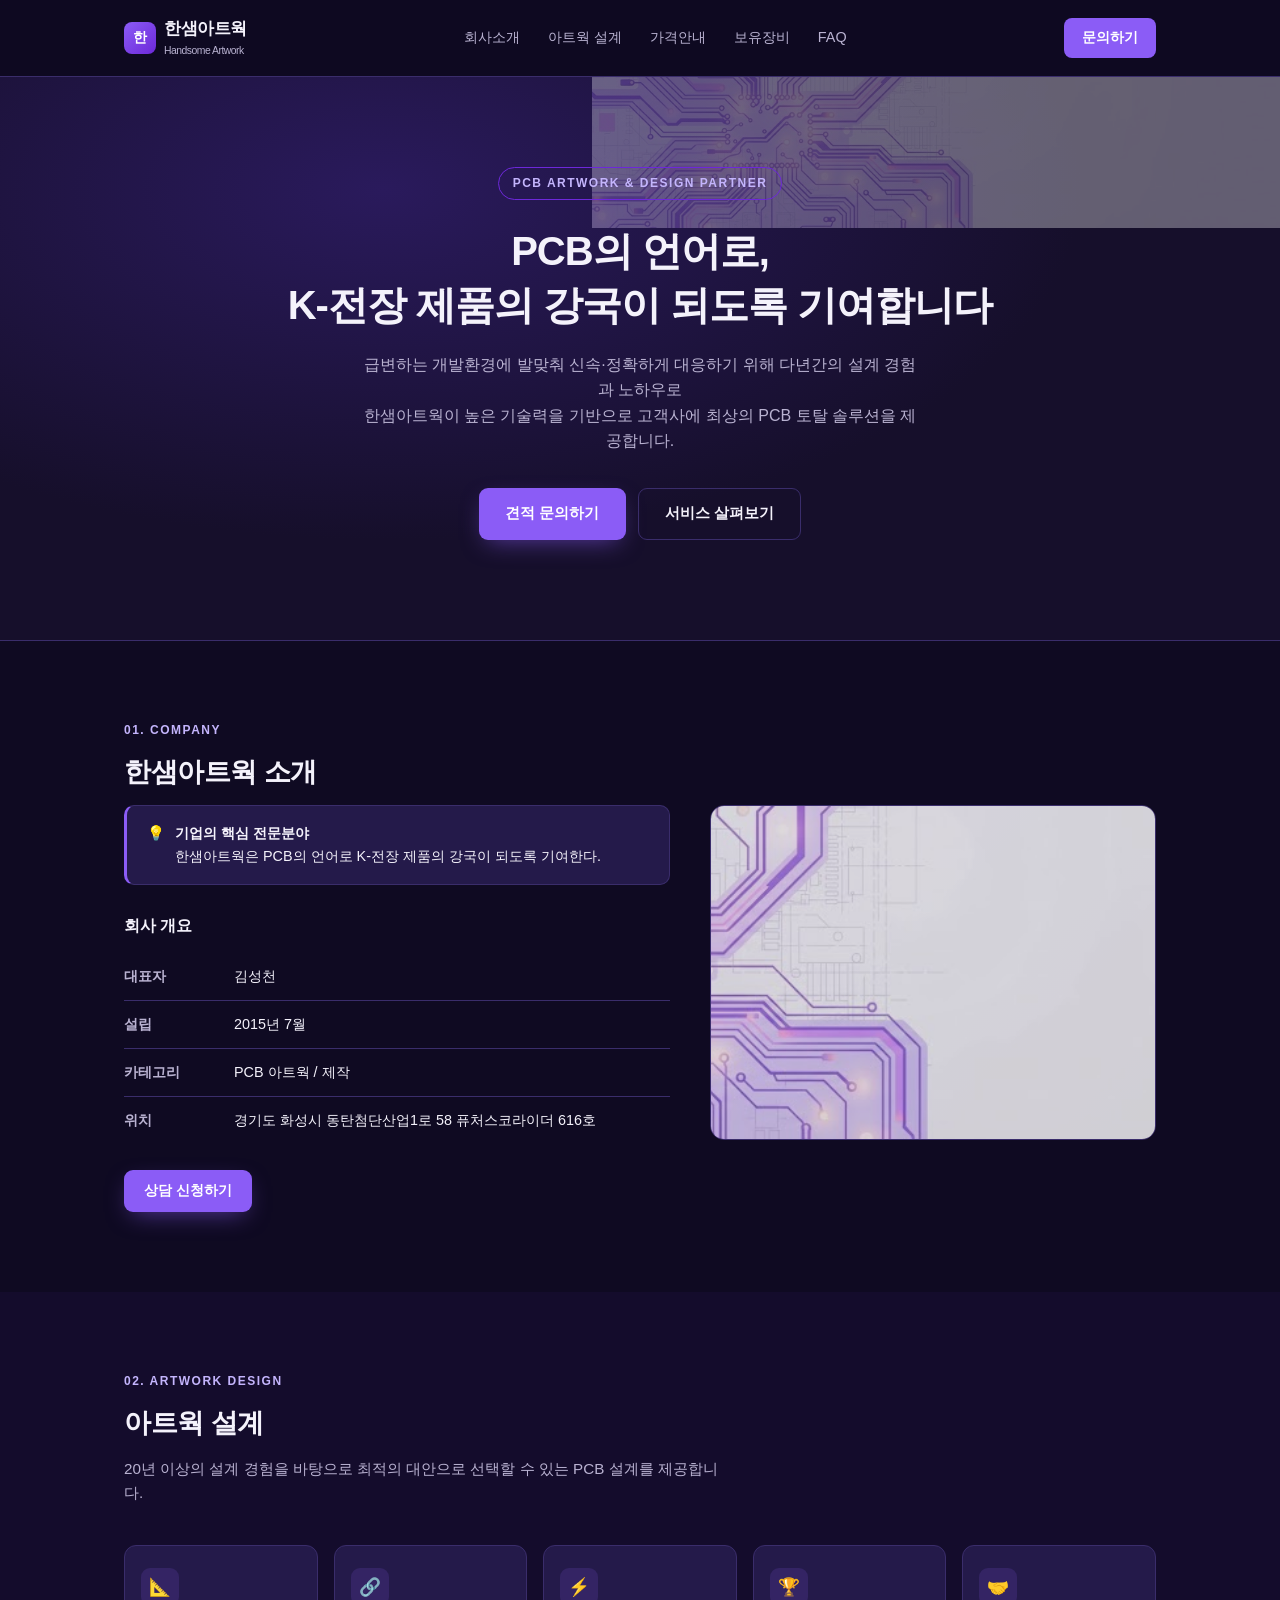
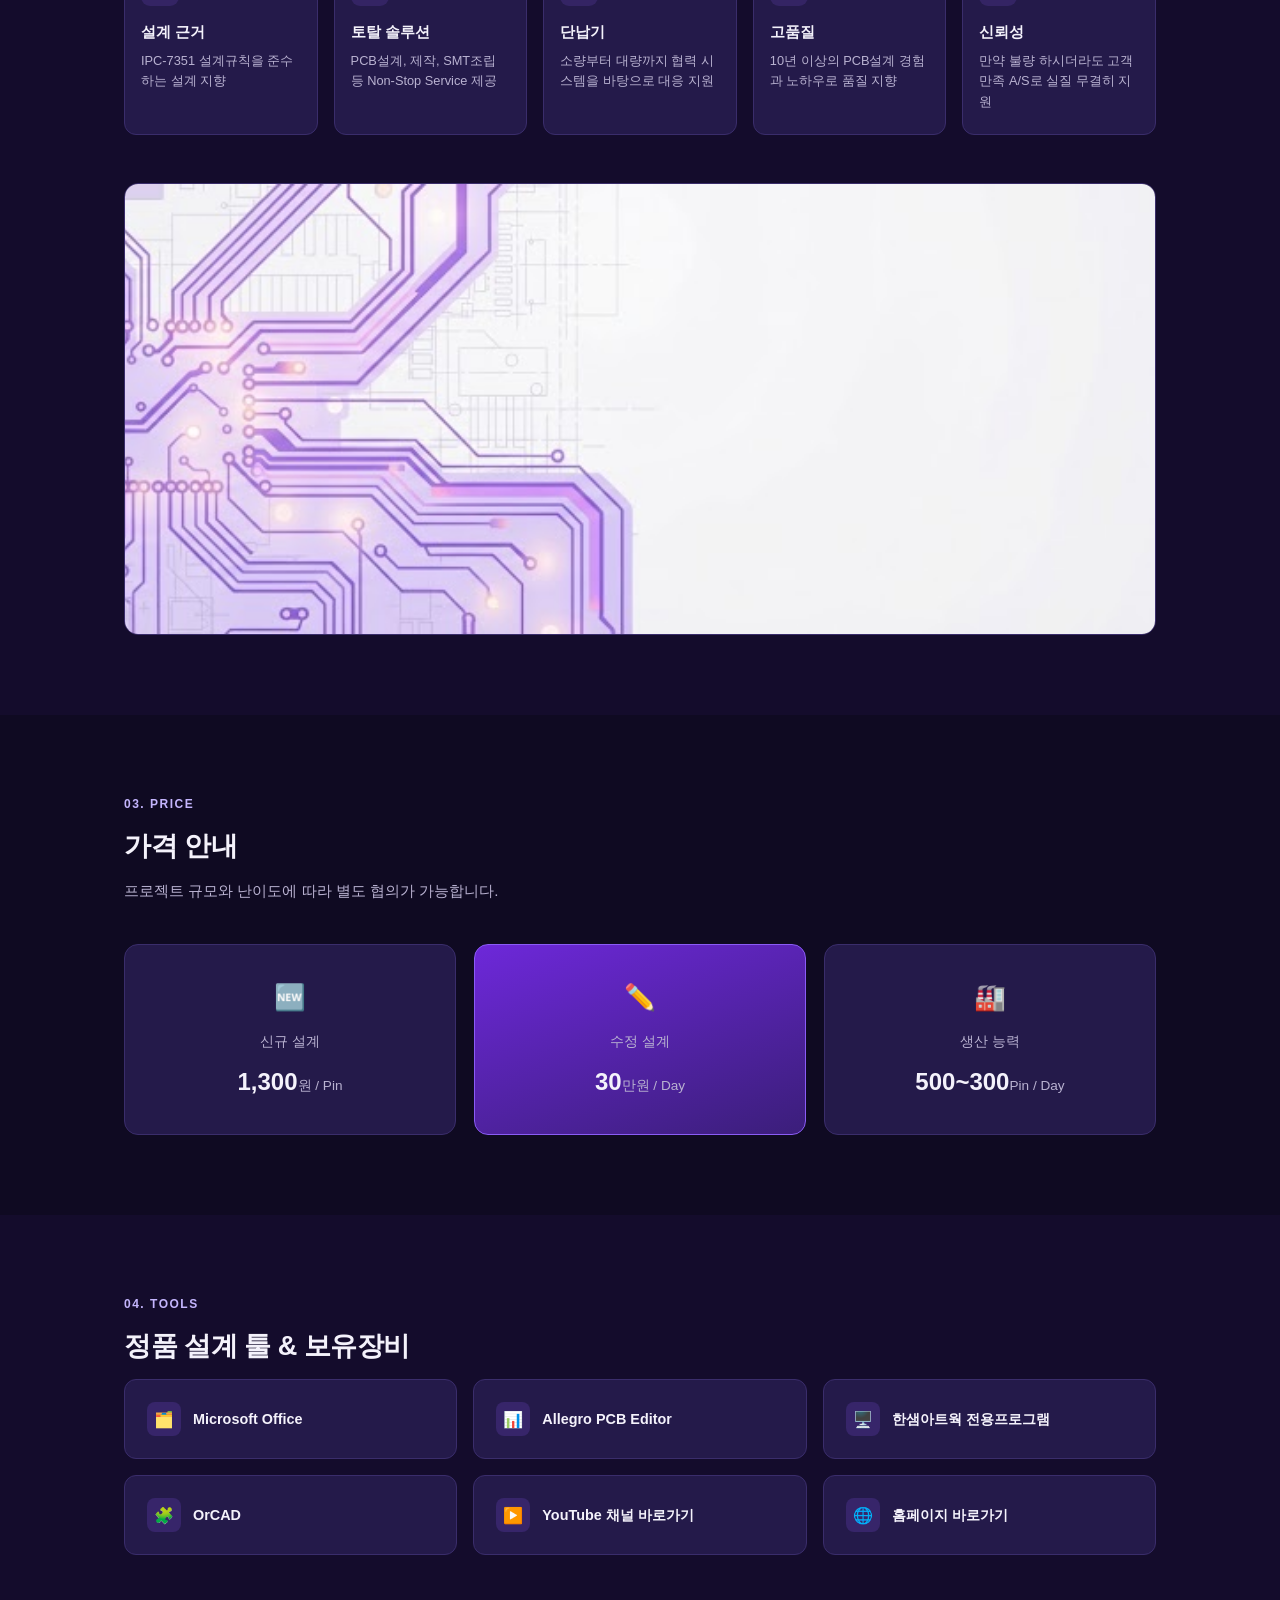
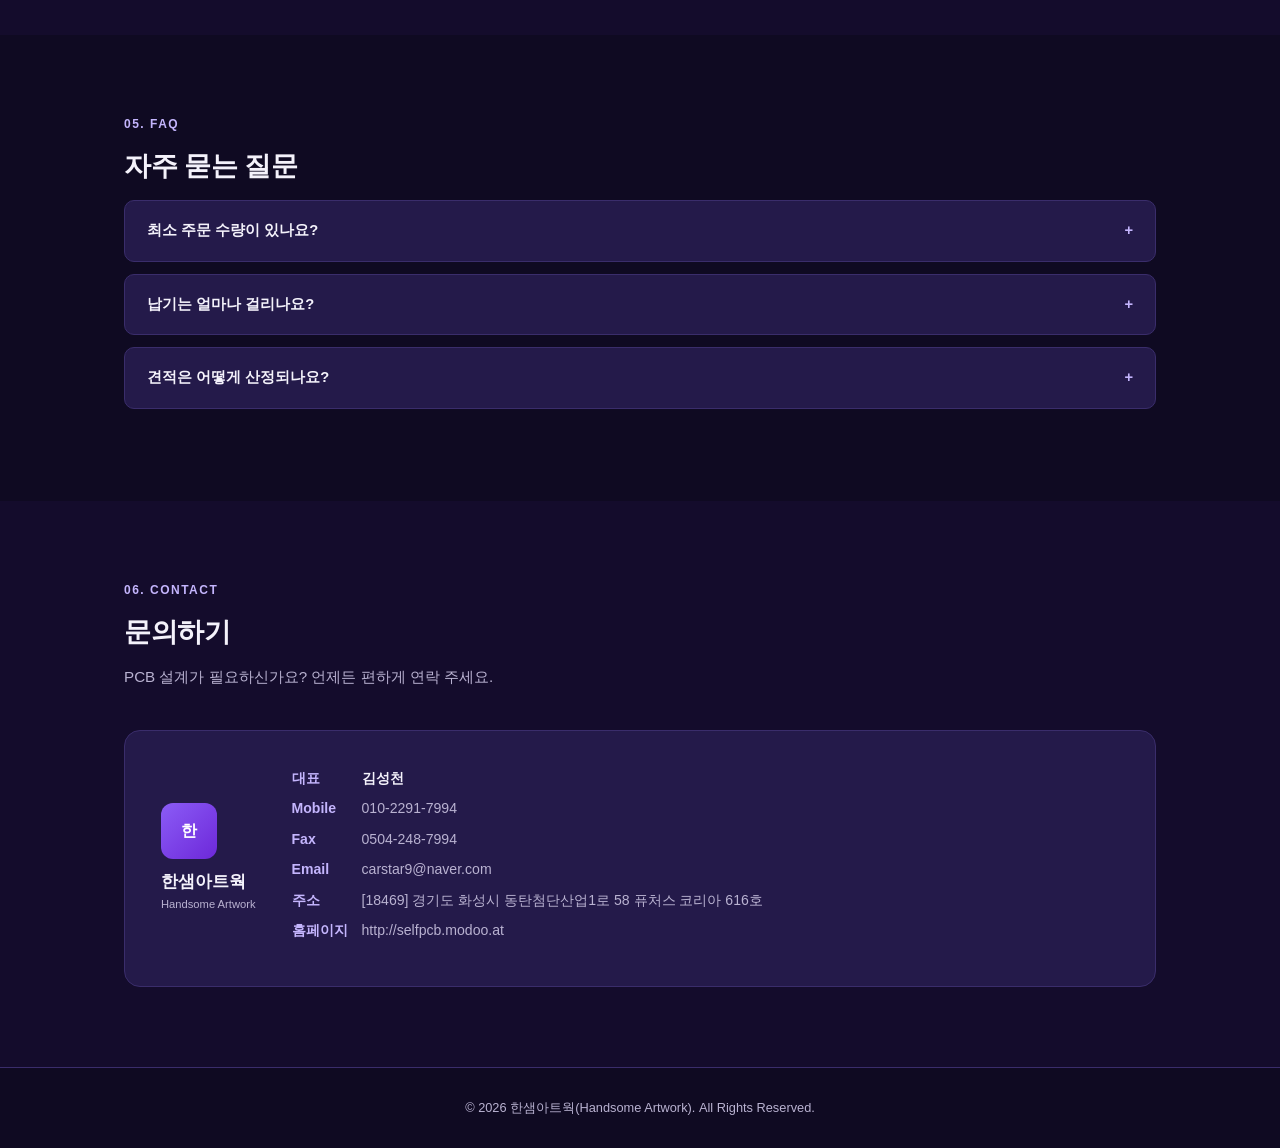
<file: pages/1.html>
<!DOCTYPE html>
<html lang="ko">
<head>
<meta charset="UTF-8">
<meta name="viewport" content="width=device-width, initial-scale=1.0">
<title>한샘아트웍 | Handsome Artwork - PCB Artwork & Design Partner</title>
<style>
  :root{
    --bg-dark:#160f2b;
    --bg-dark2:#1d1440;
    --purple:#8b5cf6;
    --purple-deep:#6d28d9;
    --purple-light:#c4b5fd;
    --text-light:#f4f2fb;
    --text-muted:#b9b2d1;
    --card-bg:#241a4a;
    --border:#3a2d6b;
  }
  *{box-sizing:border-box;margin:0;padding:0;}
  body{
    font-family:"Pretendard","Apple SD Gothic Neo","Malgun Gothic",sans-serif;
    background:#0f0a22;
    color:var(--text-light);
    line-height:1.6;
  }
  a{text-decoration:none;color:inherit;}
  img{max-width:100%;display:block;}
  .wrap{max-width:1080px;margin:0 auto;padding:0 24px;}

  /* header */
  header{
    position:sticky;top:0;z-index:50;
    background:rgba(15,10,34,0.92);
    backdrop-filter:blur(6px);
    border-bottom:1px solid var(--border);
  }
  .nav{
    max-width:1080px;margin:0 auto;padding:16px 24px;
    display:flex;align-items:center;justify-content:space-between;
  }
  .logo{
    display:flex;align-items:center;gap:8px;
    font-weight:800;font-size:1.05rem;letter-spacing:-0.5px;
  }
  .logo .mark{
    width:32px;height:32px;border-radius:8px;
    background:linear-gradient(135deg,var(--purple),var(--purple-deep));
    display:flex;align-items:center;justify-content:center;
    font-size:0.85rem;font-weight:900;color:#fff;
  }
  .logo .sub{font-size:0.65rem;color:var(--text-muted);font-weight:500;display:block;}
  .nav-links{display:flex;align-items:center;gap:28px;}
  .nav-links a{font-size:0.9rem;color:var(--text-muted);transition:color .15s;}
  .nav-links a:hover{color:#fff;}
  .nav-cta{
    background:var(--purple);color:#fff;padding:9px 18px;border-radius:8px;
    font-size:0.85rem;font-weight:700;
  }

  /* hero */
  .hero{
    position:relative;overflow:hidden;
    background:radial-gradient(ellipse at 30% 20%,#2a1a5c 0%,#160f2b 55%),var(--bg-dark);
    padding:90px 0 100px;
    border-bottom:1px solid var(--border);
  }
  .hero::before{
    content:"";position:absolute;inset:0;
    background-image:url('/static/img/adv/1_한샘아트웍.png');
    background-repeat:no-repeat;background-position:right -80px top -40px;background-size:60%;
    opacity:0.35;mix-blend-mode:screen;
    pointer-events:none;
  }
  .hero-inner{position:relative;max-width:1080px;margin:0 auto;padding:0 24px;text-align:center;}
  .eyebrow{
    display:inline-block;font-size:0.75rem;font-weight:700;letter-spacing:1.5px;
    color:var(--purple-light);border:1px solid var(--purple-deep);
    padding:6px 14px;border-radius:999px;margin-bottom:24px;
  }
  .hero h1{
    font-size:2.5rem;font-weight:800;letter-spacing:-1px;line-height:1.35;margin-bottom:20px;
  }
  .hero p{
    color:var(--text-muted);font-size:1rem;max-width:560px;margin:0 auto 34px;
  }
  .hero-btns{display:flex;gap:12px;justify-content:center;flex-wrap:wrap;}
  .btn{
    padding:13px 26px;border-radius:9px;font-weight:700;font-size:0.92rem;
    display:inline-flex;align-items:center;gap:6px;
  }
  .btn-primary{background:var(--purple);color:#fff;box-shadow:0 8px 24px -8px rgba(139,92,246,.6);}
  .btn-outline{border:1px solid var(--border);color:var(--text-light);}

  /* sections */
  section{padding:80px 0;}
  section.alt{background:#140c2c;}
  .section-tag{
    font-size:0.75rem;font-weight:800;letter-spacing:1.5px;color:var(--purple-light);
    margin-bottom:10px;
  }
  .section-title{font-size:1.7rem;font-weight:800;letter-spacing:-0.5px;margin-bottom:12px;}
  .section-desc{color:var(--text-muted);font-size:0.95rem;margin-bottom:40px;max-width:600px;}

  /* company */
  .company-grid{display:grid;grid-template-columns:1.1fr 0.9fr;gap:40px;align-items:start;}
  .callout{
    background:var(--card-bg);border:1px solid var(--border);border-left:3px solid var(--purple);
    border-radius:10px;padding:16px 20px;margin-bottom:28px;font-size:0.9rem;color:var(--text-light);
    display:flex;gap:10px;
  }
  .info-table{width:100%;border-collapse:collapse;margin-bottom:26px;}
  .info-table tr{border-bottom:1px solid var(--border);}
  .info-table tr:last-child{border-bottom:none;}
  .info-table td{padding:12px 0;font-size:0.9rem;}
  .info-table td:first-child{color:var(--text-muted);width:110px;font-weight:600;}
  .company-photo{
    border-radius:14px;overflow:hidden;border:1px solid var(--border);
    background:linear-gradient(135deg,#20143f,#120a26);
    aspect-ratio:4/3;display:flex;align-items:center;justify-content:center;
  }
  .company-photo img{width:100%;height:100%;object-fit:cover;opacity:0.85;}

  /* design cards */
  .card-grid{
    display:grid;grid-template-columns:repeat(5,1fr);gap:16px;margin-bottom:48px;
  }
  .card{
    background:var(--card-bg);border:1px solid var(--border);border-radius:12px;
    padding:22px 16px;text-align:left;
  }
  .card .icon{
    width:38px;height:38px;border-radius:9px;background:rgba(139,92,246,.15);
    display:flex;align-items:center;justify-content:center;margin-bottom:14px;font-size:1.1rem;
  }
  .card h4{font-size:0.95rem;font-weight:700;margin-bottom:6px;}
  .card p{font-size:0.8rem;color:var(--text-muted);}
  .pcb-image{
    border-radius:14px;overflow:hidden;border:1px solid var(--border);
    aspect-ratio:16/7;background:linear-gradient(135deg,#1a1338,#0d0820);
  }
  .pcb-image img{width:100%;height:100%;object-fit:cover;}

  /* price */
  .price-grid{display:grid;grid-template-columns:repeat(3,1fr);gap:18px;}
  .price-card{
    background:var(--card-bg);border:1px solid var(--border);border-radius:14px;
    padding:32px 24px;text-align:center;
  }
  .price-card.highlight{
    background:linear-gradient(160deg,var(--purple-deep),#3b1e7a);border-color:var(--purple);
  }
  .price-card .p-icon{font-size:1.6rem;margin-bottom:14px;}
  .price-card .p-label{font-size:0.85rem;color:var(--text-muted);margin-bottom:10px;}
  .price-card .p-value{font-size:1.5rem;font-weight:800;}
  .price-card .p-value span{font-size:0.85rem;font-weight:500;color:var(--text-muted);}

  /* tools */
  .tool-grid{display:grid;grid-template-columns:repeat(3,1fr);gap:16px;}
  .tool-card{
    background:var(--card-bg);border:1px solid var(--border);border-radius:12px;
    padding:22px;display:flex;align-items:center;gap:12px;font-weight:700;font-size:0.9rem;
  }
  .tool-card .t-icon{
    width:34px;height:34px;border-radius:8px;background:rgba(139,92,246,.18);
    display:flex;align-items:center;justify-content:center;font-size:1rem;flex-shrink:0;
  }

  /* faq */
  .faq-item{
    background:var(--card-bg);border:1px solid var(--border);border-radius:10px;
    padding:18px 22px;margin-bottom:12px;display:flex;justify-content:space-between;align-items:center;
    font-size:0.92rem;font-weight:600;cursor:default;
  }
  .faq-item span.plus{color:var(--purple-light);font-weight:800;}

  /* contact */
  .contact-card{
    background:var(--card-bg);border:1px solid var(--border);border-radius:16px;
    padding:36px;display:grid;grid-template-columns:auto 1fr;gap:36px;align-items:center;
  }
  .contact-brand .mark{
    width:56px;height:56px;border-radius:12px;
    background:linear-gradient(135deg,var(--purple),var(--purple-deep));
    display:flex;align-items:center;justify-content:center;font-weight:900;color:#fff;margin-bottom:10px;
  }
  .contact-brand .name{font-weight:800;font-size:1.05rem;}
  .contact-brand .name-sub{font-size:0.7rem;color:var(--text-muted);}
  .contact-info{font-size:0.88rem;color:var(--text-muted);}
  .contact-info b{color:var(--text-light);}
  .contact-info .row{display:flex;gap:10px;margin-bottom:8px;flex-wrap:wrap;}
  .contact-info .row .k{width:60px;color:var(--purple-light);font-weight:700;flex-shrink:0;}

  footer{
    text-align:center;padding:30px 24px;color:var(--text-muted);font-size:0.8rem;
    border-top:1px solid var(--border);
  }

  @media(max-width:860px){
    .nav-links{display:none;}
    .hero h1{font-size:1.8rem;}
    .company-grid{grid-template-columns:1fr;}
    .card-grid{grid-template-columns:repeat(2,1fr);}
    .price-grid{grid-template-columns:1fr;}
    .tool-grid{grid-template-columns:1fr;}
    .contact-card{grid-template-columns:1fr;text-align:center;}
    .contact-info .row{justify-content:center;}
  }
</style>
</head>
<body>

<header>
  <div class="nav">
    <div class="logo">
      <div class="mark">한</div>
      <div>
        한샘아트웍
        <span class="sub">Handsome Artwork</span>
      </div>
    </div>
    <nav class="nav-links">
      <a href="#company">회사소개</a>
      <a href="#design">아트웍 설계</a>
      <a href="#price">가격안내</a>
      <a href="#tools">보유장비</a>
      <a href="#faq">FAQ</a>
    </nav>
    <a href="#contact" class="nav-cta">문의하기</a>
  </div>
</header>

<section class="hero">
  <div class="hero-inner">
    <span class="eyebrow">PCB ARTWORK &amp; DESIGN PARTNER</span>
    <h1>PCB의 언어로,<br>K-전장 제품의 강국이 되도록 기여합니다</h1>
    <p>급변하는 개발환경에 발맞춰 신속·정확하게 대응하기 위해 다년간의 설계 경험과 노하우로<br class="br-desktop">
       한샘아트웍이 높은 기술력을 기반으로 고객사에 최상의 PCB 토탈 솔루션을 제공합니다.</p>
    <div class="hero-btns">
      <a href="#contact" class="btn btn-primary">견적 문의하기</a>
      <a href="#design" class="btn btn-outline">서비스 살펴보기</a>
    </div>
  </div>
</section>

<section id="company">
  <div class="wrap">
    <div class="section-tag">01. COMPANY</div>
    <h2 class="section-title">한샘아트웍 소개</h2>
    <div class="company-grid">
      <div>
        <div class="callout">
          💡 <div><b>기업의 핵심 전문분야</b><br>한샘아트웍은 PCB의 언어로 K-전장 제품의 강국이 되도록 기여한다.</div>
        </div>
        <div style="font-weight:800;font-size:1rem;margin-bottom:14px;">회사 개요</div>
        <table class="info-table">
          <tr><td>대표자</td><td>김성천</td></tr>
          <tr><td>설립</td><td>2015년 7월</td></tr>
          <tr><td>카테고리</td><td>PCB 아트웍 / 제작</td></tr>
          <tr><td>위치</td><td>경기도 화성시 동탄첨단산업1로 58 퓨처스코라이더 616호</td></tr>
        </table>
        <a href="#contact" class="btn btn-primary" style="padding:10px 20px;font-size:0.85rem;">상담 신청하기</a>
      </div>
      <div class="company-photo">
        <img src="/static/img/adv/1_한샘아트웍.png" alt="한샘아트웍 PCB 아트웍 이미지">
      </div>
    </div>
  </div>
</section>

<section id="design" class="alt">
  <div class="wrap">
    <div class="section-tag">02. ARTWORK DESIGN</div>
    <h2 class="section-title">아트웍 설계</h2>
    <p class="section-desc">20년 이상의 설계 경험을 바탕으로 최적의 대안으로 선택할 수 있는 PCB 설계를 제공합니다.</p>
    <div class="card-grid">
      <div class="card"><div class="icon">📐</div><h4>설계 근거</h4><p>IPC-7351 설계규칙을 준수하는 설계 지향</p></div>
      <div class="card"><div class="icon">🔗</div><h4>토탈 솔루션</h4><p>PCB설계, 제작, SMT조립 등 Non-Stop Service 제공</p></div>
      <div class="card"><div class="icon">⚡</div><h4>단납기</h4><p>소량부터 대량까지 협력 시스템을 바탕으로 대응 지원</p></div>
      <div class="card"><div class="icon">🏆</div><h4>고품질</h4><p>10년 이상의 PCB설계 경험과 노하우로 품질 지향</p></div>
      <div class="card"><div class="icon">🤝</div><h4>신뢰성</h4><p>만약 불량 하시더라도 고객만족 A/S로 실질 무결히 지원</p></div>
    </div>
    <div class="pcb-image">
      <img src="/static/img/adv/1_한샘아트웍.png" alt="PCB 아트웍 설계 도면">
    </div>
  </div>
</section>

<section id="price">
  <div class="wrap">
    <div class="section-tag">03. PRICE</div>
    <h2 class="section-title">가격 안내</h2>
    <p class="section-desc">프로젝트 규모와 난이도에 따라 별도 협의가 가능합니다.</p>
    <div class="price-grid">
      <div class="price-card">
        <div class="p-icon">🆕</div>
        <div class="p-label">신규 설계</div>
        <div class="p-value">1,300<span>원 / Pin</span></div>
      </div>
      <div class="price-card highlight">
        <div class="p-icon">✏️</div>
        <div class="p-label">수정 설계</div>
        <div class="p-value">30<span>만원 / Day</span></div>
      </div>
      <div class="price-card">
        <div class="p-icon">🏭</div>
        <div class="p-label">생산 능력</div>
        <div class="p-value">500~300<span>Pin / Day</span></div>
      </div>
    </div>
  </div>
</section>

<section id="tools" class="alt">
  <div class="wrap">
    <div class="section-tag">04. TOOLS</div>
    <h2 class="section-title">정품 설계 툴 &amp; 보유장비</h2>
    <div class="tool-grid">
      <div class="tool-card"><div class="t-icon">🗂️</div>Microsoft Office</div>
      <div class="tool-card"><div class="t-icon">📊</div>Allegro PCB Editor</div>
      <div class="tool-card"><div class="t-icon">🖥️</div>한샘아트웍 전용프로그램</div>
      <div class="tool-card"><div class="t-icon">🧩</div>OrCAD</div>
      <div class="tool-card"><div class="t-icon">▶️</div>YouTube 채널 바로가기</div>
      <div class="tool-card"><div class="t-icon">🌐</div>홈페이지 바로가기</div>
    </div>
  </div>
</section>

<section id="faq">
  <div class="wrap">
    <div class="section-tag">05. FAQ</div>
    <h2 class="section-title">자주 묻는 질문</h2>
    <div class="faq-item">최소 주문 수량이 있나요? <span class="plus">+</span></div>
    <div class="faq-item">납기는 얼마나 걸리나요? <span class="plus">+</span></div>
    <div class="faq-item">견적은 어떻게 산정되나요? <span class="plus">+</span></div>
  </div>
</section>

<section id="contact" class="alt">
  <div class="wrap">
    <div class="section-tag">06. CONTACT</div>
    <h2 class="section-title">문의하기</h2>
    <p class="section-desc">PCB 설계가 필요하신가요? 언제든 편하게 연락 주세요.</p>
    <div class="contact-card">
      <div class="contact-brand">
        <div class="mark">한</div>
        <div class="name">한샘아트웍</div>
        <div class="name-sub">Handsome Artwork</div>
      </div>
      <div class="contact-info">
        <div class="row"><span class="k">대표</span><b>김성천</b></div>
        <div class="row"><span class="k">Mobile</span>010-2291-7994</div>
        <div class="row"><span class="k">Fax</span>0504-248-7994</div>
        <div class="row"><span class="k">Email</span>carstar9@naver.com</div>
        <div class="row"><span class="k">주소</span>[18469] 경기도 화성시 동탄첨단산업1로 58 퓨처스 코리아 616호</div>
        <div class="row"><span class="k">홈페이지</span>http://selfpcb.modoo.at</div>
      </div>
    </div>
  </div>
</section>

<footer>
  © 2026 한샘아트웍(Handsome Artwork). All Rights Reserved.
</footer>

</body>
</html>
</file>
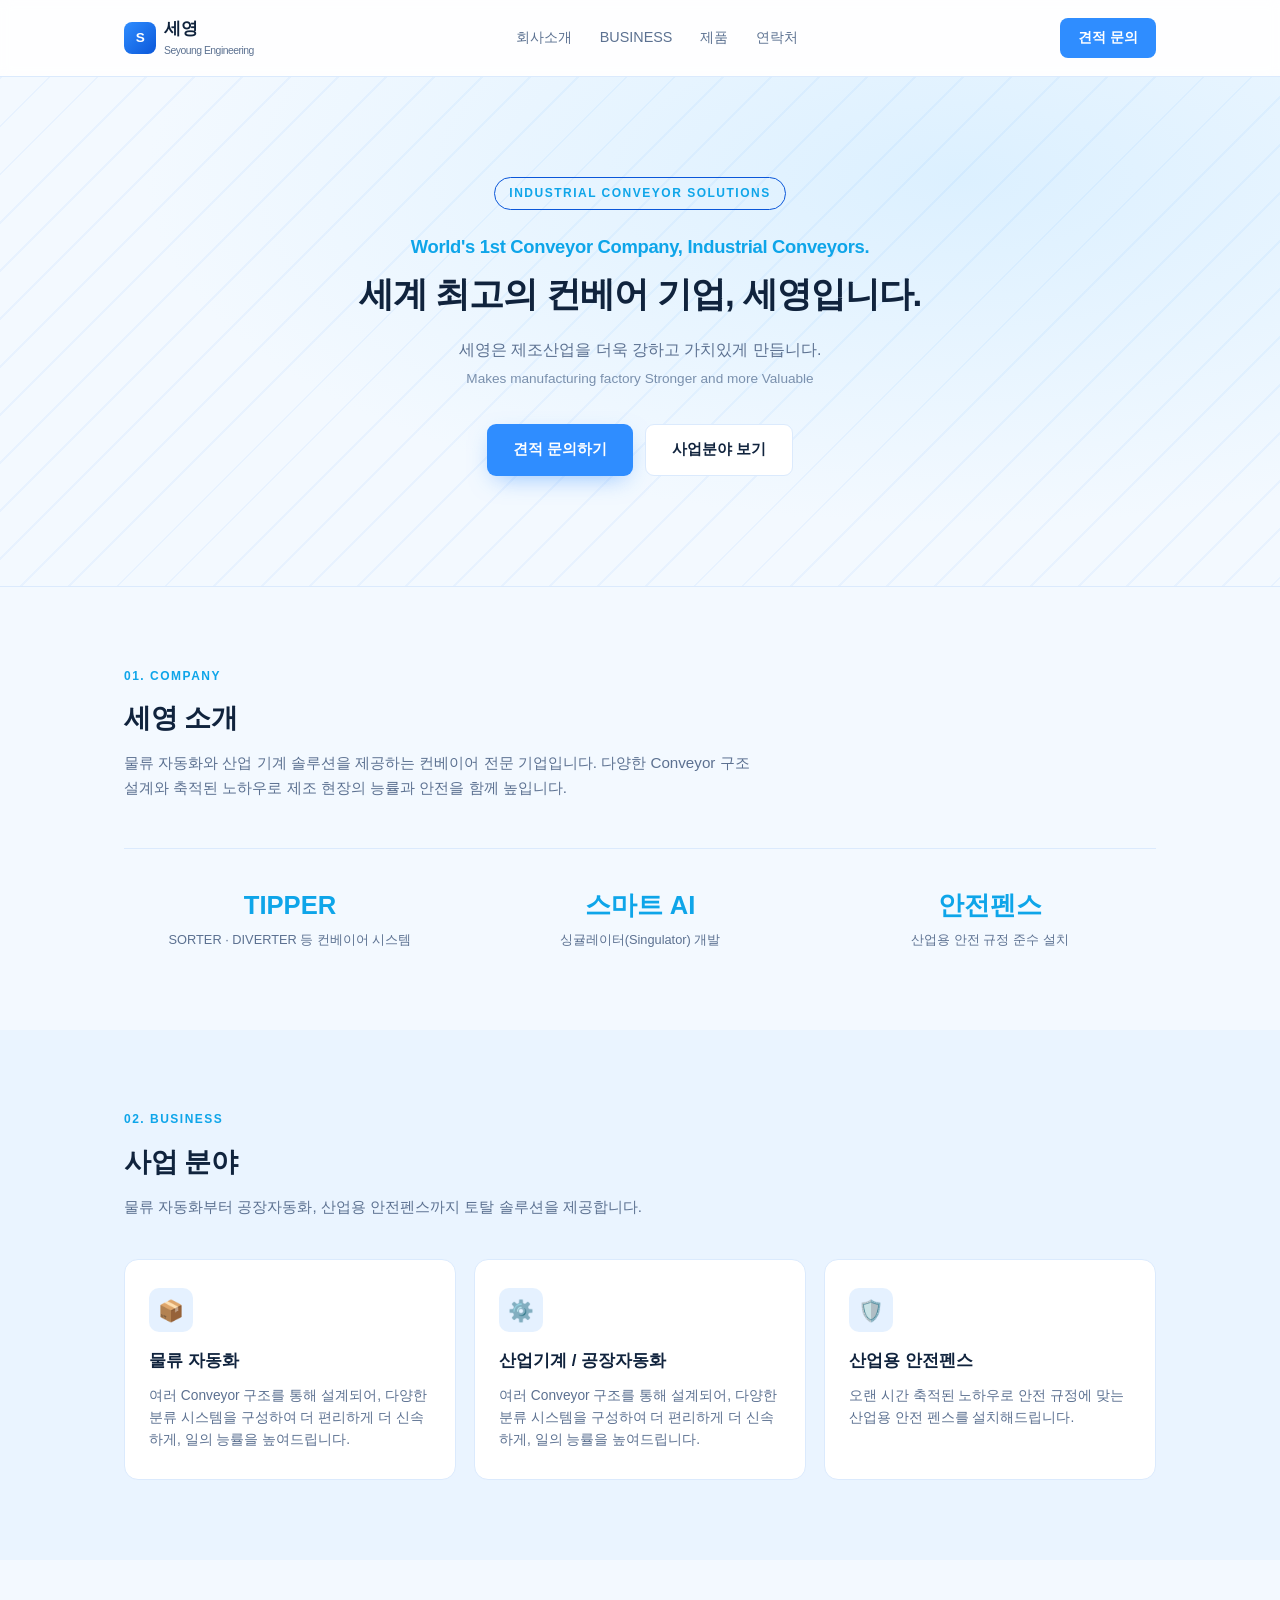
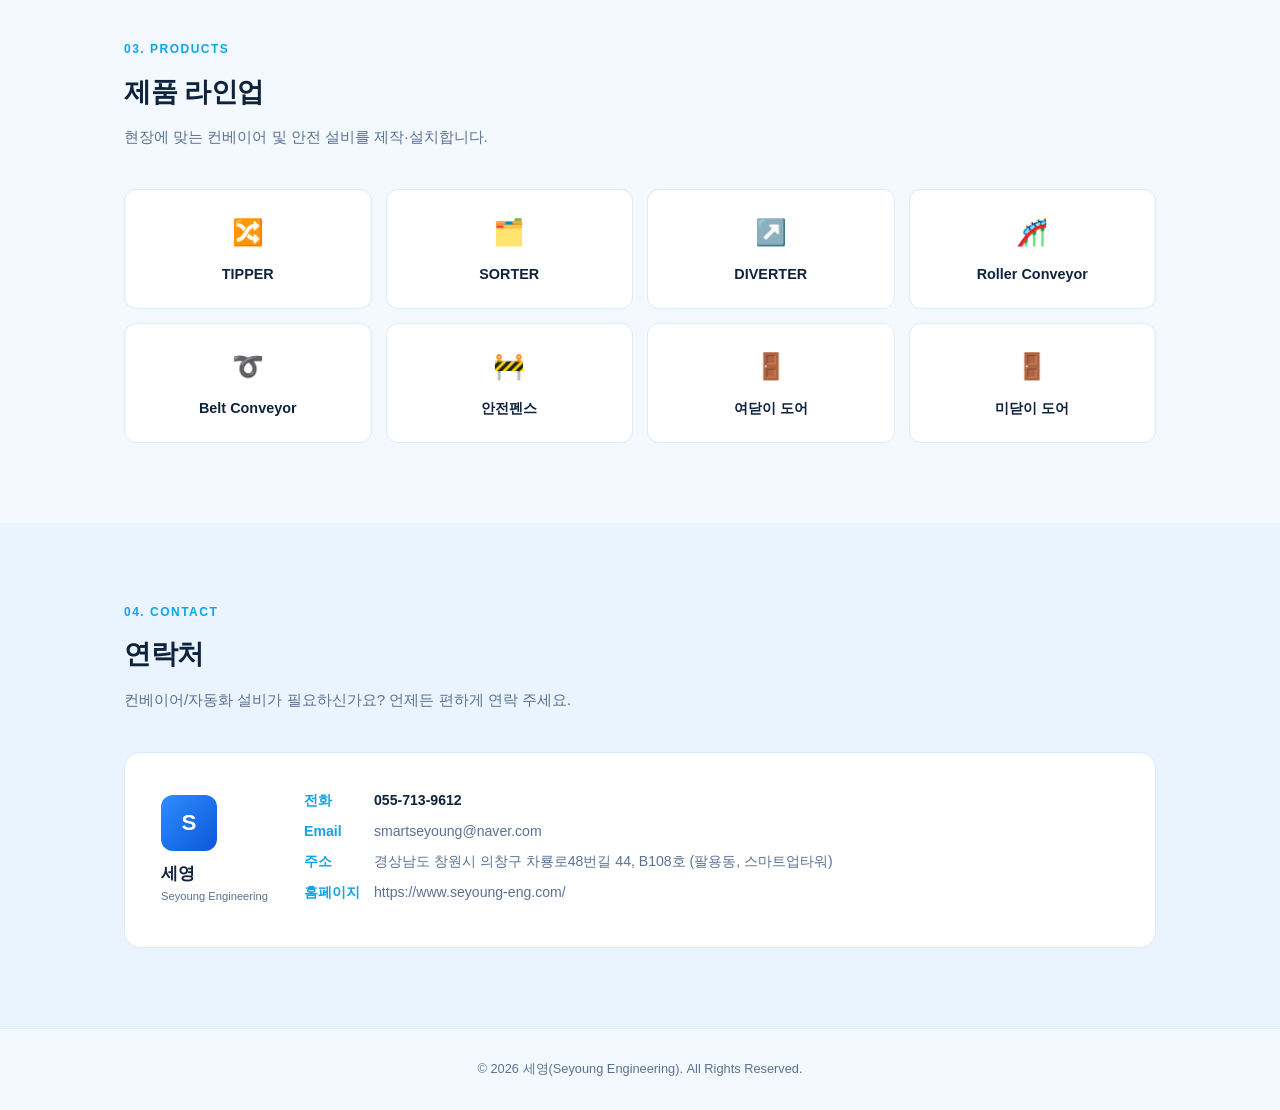
<file: pages/2.html>
<!DOCTYPE html>
<html lang="ko">
<head>
<meta charset="UTF-8">
<meta name="viewport" content="width=device-width, initial-scale=1.0">
<title>세영 | Seyoung - Industrial Conveyor Solutions</title>
<style>
  :root{
    --bg-page:#f3f9ff;
    --blue:#2f8dff;
    --blue-deep:#0b57d9;
    --blue-light:#0ea5e9;
    --text-light:#10233d;
    --text-muted:#5c7191;
    --card-bg:#ffffff;
    --border:#dbeafd;
  }
  *{box-sizing:border-box;margin:0;padding:0;}
  body{
    font-family:"Pretendard","Apple SD Gothic Neo","Malgun Gothic",sans-serif;
    background:var(--bg-page);
    color:var(--text-light);
    line-height:1.6;
  }
  a{text-decoration:none;color:inherit;}
  img{max-width:100%;display:block;}
  .wrap{max-width:1080px;margin:0 auto;padding:0 24px;}

  /* header */
  header{
    position:sticky;top:0;z-index:50;
    background:rgba(255,255,255,0.85);
    backdrop-filter:blur(6px);
    border-bottom:1px solid var(--border);
  }
  .nav{
    max-width:1080px;margin:0 auto;padding:16px 24px;
    display:flex;align-items:center;justify-content:space-between;
  }
  .logo{
    display:flex;align-items:center;gap:8px;
    font-weight:800;font-size:1.05rem;letter-spacing:-0.5px;
  }
  .logo .mark{
    width:32px;height:32px;border-radius:8px;
    background:linear-gradient(135deg,var(--blue),var(--blue-deep));
    display:flex;align-items:center;justify-content:center;
    font-size:0.85rem;font-weight:900;color:#fff;
  }
  .logo .sub{font-size:0.65rem;color:var(--text-muted);font-weight:500;display:block;}
  .nav-links{display:flex;align-items:center;gap:28px;}
  .nav-links a{font-size:0.9rem;color:var(--text-muted);transition:color .15s;}
  .nav-links a:hover{color:var(--blue-deep);}
  .nav-cta{
    background:var(--blue);color:#fff;padding:9px 18px;border-radius:8px;
    font-size:0.85rem;font-weight:700;
  }

  /* hero */
  .hero{
    position:relative;overflow:hidden;
    background:
      repeating-linear-gradient(135deg,rgba(47,141,255,0.06) 0 2px,transparent 2px 34px),
      radial-gradient(ellipse at 75% 20%,#dcf0ff 0%,var(--bg-page) 60%);
    padding:100px 0 110px;
    border-bottom:1px solid var(--border);
  }
  .hero-inner{position:relative;max-width:1080px;margin:0 auto;padding:0 24px;text-align:center;}
  .eyebrow{
    display:inline-block;font-size:0.75rem;font-weight:700;letter-spacing:1.5px;
    color:var(--blue-light);border:1px solid var(--blue-deep);
    padding:6px 14px;border-radius:999px;margin-bottom:24px;
  }
  .hero h1{
    font-size:2.2rem;font-weight:800;letter-spacing:-1px;line-height:1.4;margin-bottom:12px;
  }
  .hero h1 .en{
    display:block;font-size:1.15rem;font-weight:700;color:var(--blue-light);margin-bottom:10px;
    letter-spacing:-0.3px;
  }
  .hero .slogan{
    color:var(--text-muted);font-size:1rem;max-width:600px;margin:18px auto 34px;
  }
  .hero .slogan .en{display:block;font-size:0.85rem;color:#7a90ad;margin-top:6px;}
  .hero-btns{display:flex;gap:12px;justify-content:center;flex-wrap:wrap;}
  .btn{
    padding:13px 26px;border-radius:9px;font-weight:700;font-size:0.92rem;
    display:inline-flex;align-items:center;gap:6px;
  }
  .btn-primary{background:var(--blue);color:#fff;box-shadow:0 8px 24px -8px rgba(47,141,255,.55);}
  .btn-outline{border:1px solid var(--border);color:var(--text-light);background:#fff;}

  /* sections */
  section{padding:80px 0;}
  section.alt{background:#eaf4ff;}
  .section-tag{
    font-size:0.75rem;font-weight:800;letter-spacing:1.5px;color:var(--blue-light);
    margin-bottom:10px;
  }
  .section-title{font-size:1.7rem;font-weight:800;letter-spacing:-0.5px;margin-bottom:12px;}
  .section-desc{color:var(--text-muted);font-size:0.95rem;margin-bottom:40px;max-width:640px;}

  /* business */
  .biz-grid{display:grid;grid-template-columns:repeat(3,1fr);gap:18px;}
  .biz-card{
    background:var(--card-bg);border:1px solid var(--border);border-radius:14px;
    padding:28px 24px;
  }
  .biz-card .b-icon{
    width:44px;height:44px;border-radius:10px;background:rgba(47,141,255,.12);
    display:flex;align-items:center;justify-content:center;margin-bottom:16px;font-size:1.3rem;
  }
  .biz-card h4{font-size:1.05rem;font-weight:700;margin-bottom:10px;}
  .biz-card p{font-size:0.86rem;color:var(--text-muted);}

  /* products */
  .product-grid{display:grid;grid-template-columns:repeat(4,1fr);gap:14px;}
  .product-card{
    background:var(--card-bg);border:1px solid var(--border);border-radius:12px;
    padding:22px 16px;text-align:center;
  }
  .product-card .p-icon{font-size:1.6rem;margin-bottom:10px;}
  .product-card h5{font-size:0.9rem;font-weight:700;}

  /* stats strip */
  .stat-strip{
    display:grid;grid-template-columns:repeat(3,1fr);gap:18px;margin-top:48px;
    border-top:1px solid var(--border);padding-top:36px;
  }
  .stat-strip div{text-align:center;}
  .stat-strip .num{font-size:1.6rem;font-weight:800;color:var(--blue-light);}
  .stat-strip .label{font-size:0.8rem;color:var(--text-muted);margin-top:4px;}

  /* contact */
  .contact-card{
    background:var(--card-bg);border:1px solid var(--border);border-radius:16px;
    padding:36px;display:grid;grid-template-columns:auto 1fr;gap:36px;align-items:center;
  }
  .contact-brand .mark{
    width:56px;height:56px;border-radius:12px;
    background:linear-gradient(135deg,var(--blue),var(--blue-deep));
    display:flex;align-items:center;justify-content:center;font-weight:900;color:#fff;margin-bottom:10px;
    font-size:1.4rem;
  }
  .contact-brand .name{font-weight:800;font-size:1.05rem;}
  .contact-brand .name-sub{font-size:0.7rem;color:var(--text-muted);}
  .contact-info{font-size:0.88rem;color:var(--text-muted);}
  .contact-info b{color:var(--text-light);}
  .contact-info .row{display:flex;gap:10px;margin-bottom:8px;flex-wrap:wrap;}
  .contact-info .row .k{width:60px;color:var(--blue-light);font-weight:700;flex-shrink:0;}

  footer{
    text-align:center;padding:30px 24px;color:var(--text-muted);font-size:0.8rem;
    border-top:1px solid var(--border);
  }

  @media(max-width:860px){
    .nav-links{display:none;}
    .hero h1{font-size:1.6rem;}
    .biz-grid{grid-template-columns:1fr;}
    .product-grid{grid-template-columns:repeat(2,1fr);}
    .stat-strip{grid-template-columns:1fr;gap:24px;}
    .contact-card{grid-template-columns:1fr;text-align:center;}
    .contact-info .row{justify-content:center;}
  }
</style>
</head>
<body>

<header>
  <div class="nav">
    <div class="logo">
      <div class="mark">S</div>
      <div>
        세영
        <span class="sub">Seyoung Engineering</span>
      </div>
    </div>
    <nav class="nav-links">
      <a href="#about">회사소개</a>
      <a href="#business">BUSINESS</a>
      <a href="#products">제품</a>
      <a href="#contact">연락처</a>
    </nav>
    <a href="#contact" class="nav-cta">견적 문의</a>
  </div>
</header>

<section class="hero">
  <div class="hero-inner">
    <span class="eyebrow">INDUSTRIAL CONVEYOR SOLUTIONS</span>
    <h1>
      <span class="en">World's 1st Conveyor Company, Industrial Conveyors.</span>
      세계 최고의 컨베어 기업, 세영입니다.
    </h1>
    <p class="slogan">
      세영은 제조산업을 더욱 강하고 가치있게 만듭니다.
      <span class="en">Makes manufacturing factory Stronger and more Valuable</span>
    </p>
    <div class="hero-btns">
      <a href="#contact" class="btn btn-primary">견적 문의하기</a>
      <a href="#business" class="btn btn-outline">사업분야 보기</a>
    </div>
  </div>
</section>

<section id="about">
  <div class="wrap">
    <div class="section-tag">01. COMPANY</div>
    <h2 class="section-title">세영 소개</h2>
    <p class="section-desc">
      물류 자동화와 산업 기계 솔루션을 제공하는 컨베이어 전문 기업입니다.
      다양한 Conveyor 구조 설계와 축적된 노하우로 제조 현장의 능률과 안전을 함께 높입니다.
    </p>
    <div class="stat-strip">
      <div><div class="num">TIPPER</div><div class="label">SORTER · DIVERTER 등 컨베이어 시스템</div></div>
      <div><div class="num">스마트 AI</div><div class="label">싱귤레이터(Singulator) 개발</div></div>
      <div><div class="num">안전펜스</div><div class="label">산업용 안전 규정 준수 설치</div></div>
    </div>
  </div>
</section>

<section id="business" class="alt">
  <div class="wrap">
    <div class="section-tag">02. BUSINESS</div>
    <h2 class="section-title">사업 분야</h2>
    <p class="section-desc">물류 자동화부터 공장자동화, 산업용 안전펜스까지 토탈 솔루션을 제공합니다.</p>
    <div class="biz-grid">
      <div class="biz-card">
        <div class="b-icon">📦</div>
        <h4>물류 자동화</h4>
        <p>여러 Conveyor 구조를 통해 설계되어, 다양한 분류 시스템을 구성하여 더 편리하게 더 신속하게, 일의 능률을 높여드립니다.</p>
      </div>
      <div class="biz-card">
        <div class="b-icon">⚙️</div>
        <h4>산업기계 / 공장자동화</h4>
        <p>여러 Conveyor 구조를 통해 설계되어, 다양한 분류 시스템을 구성하여 더 편리하게 더 신속하게, 일의 능률을 높여드립니다.</p>
      </div>
      <div class="biz-card">
        <div class="b-icon">🛡️</div>
        <h4>산업용 안전펜스</h4>
        <p>오랜 시간 축적된 노하우로 안전 규정에 맞는 산업용 안전 펜스를 설치해드립니다.</p>
      </div>
    </div>
  </div>
</section>

<section id="products">
  <div class="wrap">
    <div class="section-tag">03. PRODUCTS</div>
    <h2 class="section-title">제품 라인업</h2>
    <p class="section-desc">현장에 맞는 컨베이어 및 안전 설비를 제작·설치합니다.</p>
    <div class="product-grid">
      <div class="product-card"><div class="p-icon">🔀</div><h5>TIPPER</h5></div>
      <div class="product-card"><div class="p-icon">🗂️</div><h5>SORTER</h5></div>
      <div class="product-card"><div class="p-icon">↗️</div><h5>DIVERTER</h5></div>
      <div class="product-card"><div class="p-icon">🎢</div><h5>Roller Conveyor</h5></div>
      <div class="product-card"><div class="p-icon">➰</div><h5>Belt Conveyor</h5></div>
      <div class="product-card"><div class="p-icon">🚧</div><h5>안전펜스</h5></div>
      <div class="product-card"><div class="p-icon">🚪</div><h5>여닫이 도어</h5></div>
      <div class="product-card"><div class="p-icon">🚪</div><h5>미닫이 도어</h5></div>
    </div>
  </div>
</section>

<section id="contact" class="alt">
  <div class="wrap">
    <div class="section-tag">04. CONTACT</div>
    <h2 class="section-title">연락처</h2>
    <p class="section-desc">컨베이어/자동화 설비가 필요하신가요? 언제든 편하게 연락 주세요.</p>
    <div class="contact-card">
      <div class="contact-brand">
        <div class="mark">S</div>
        <div class="name">세영</div>
        <div class="name-sub">Seyoung Engineering</div>
      </div>
      <div class="contact-info">
        <div class="row"><span class="k">전화</span><b>055-713-9612</b></div>
        <div class="row"><span class="k">Email</span>smartseyoung@naver.com</div>
        <div class="row"><span class="k">주소</span>경상남도 창원시 의창구 차룡로48번길 44, B108호 (팔용동, 스마트업타워)</div>
        <div class="row"><span class="k">홈페이지</span>https://www.seyoung-eng.com/</div>
      </div>
    </div>
  </div>
</section>

<footer>
  © 2026 세영(Seyoung Engineering). All Rights Reserved.
</footer>

</body>
</html>
</file>
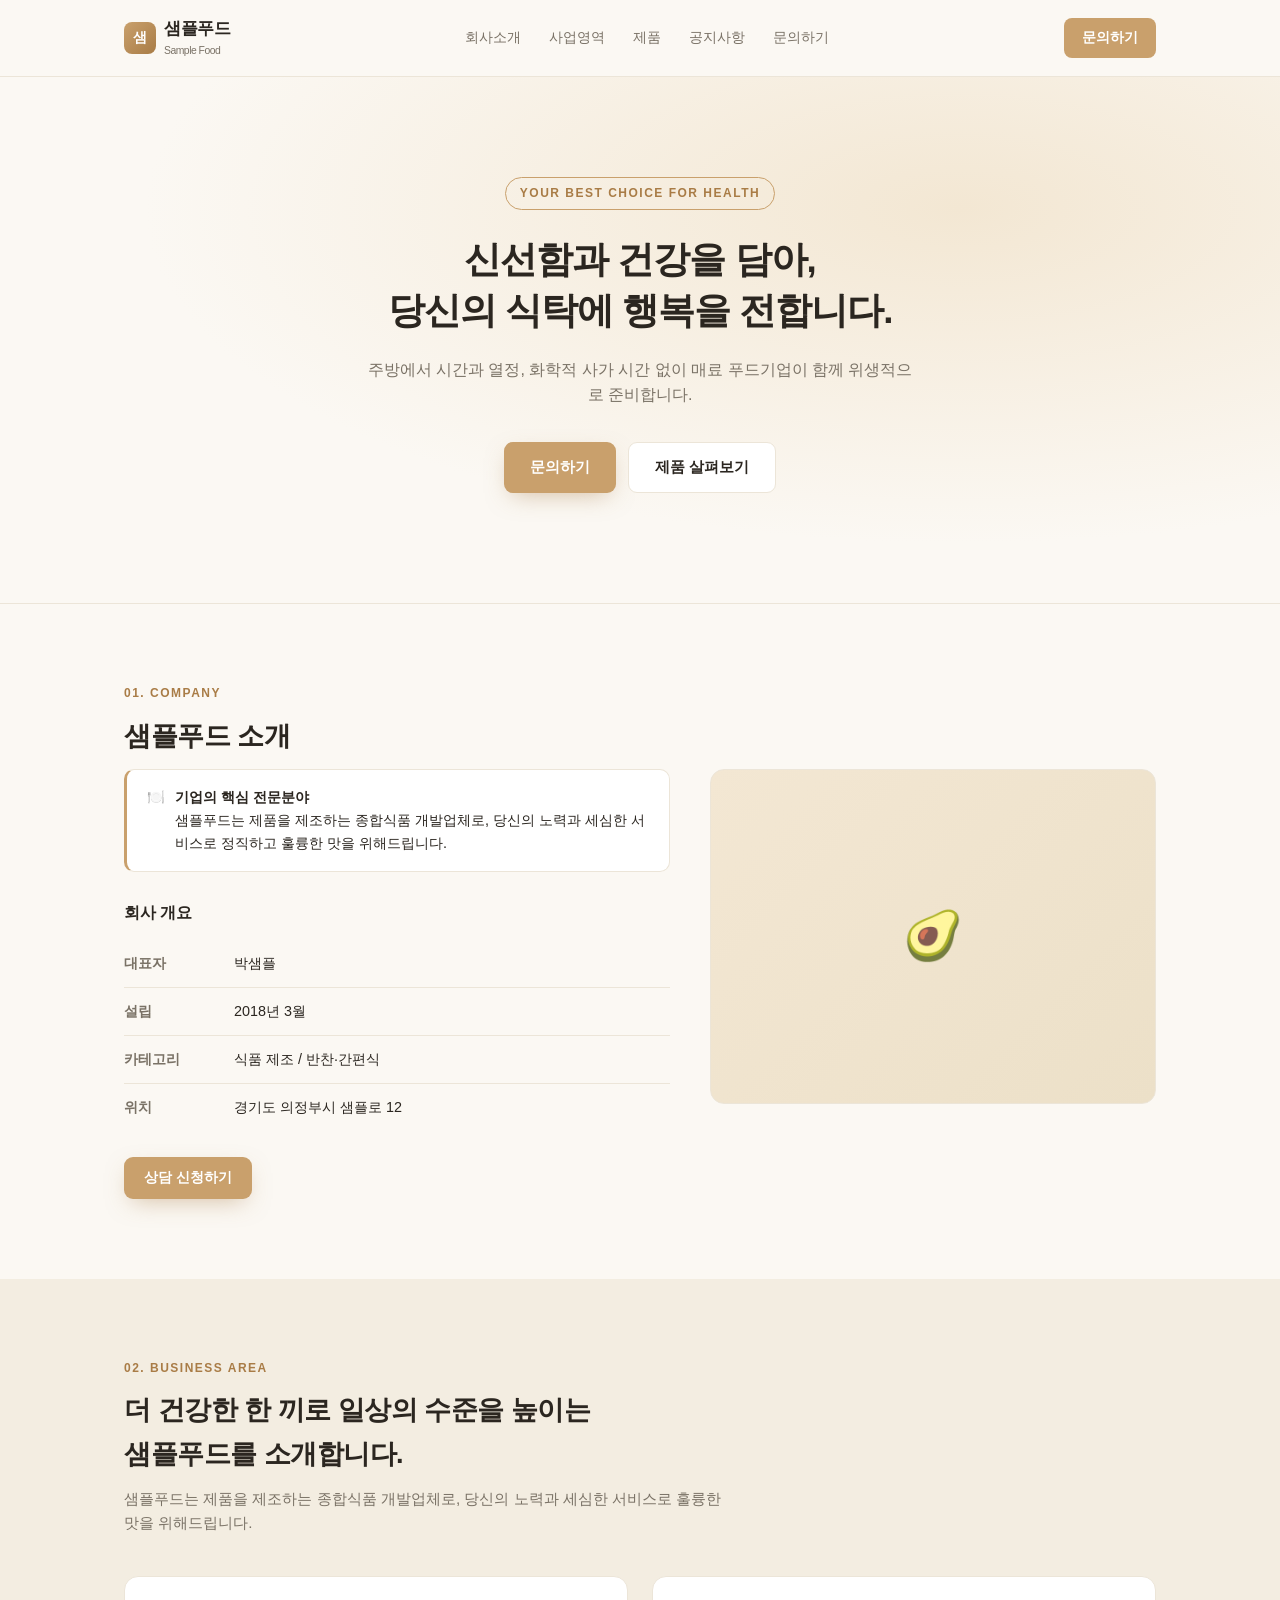
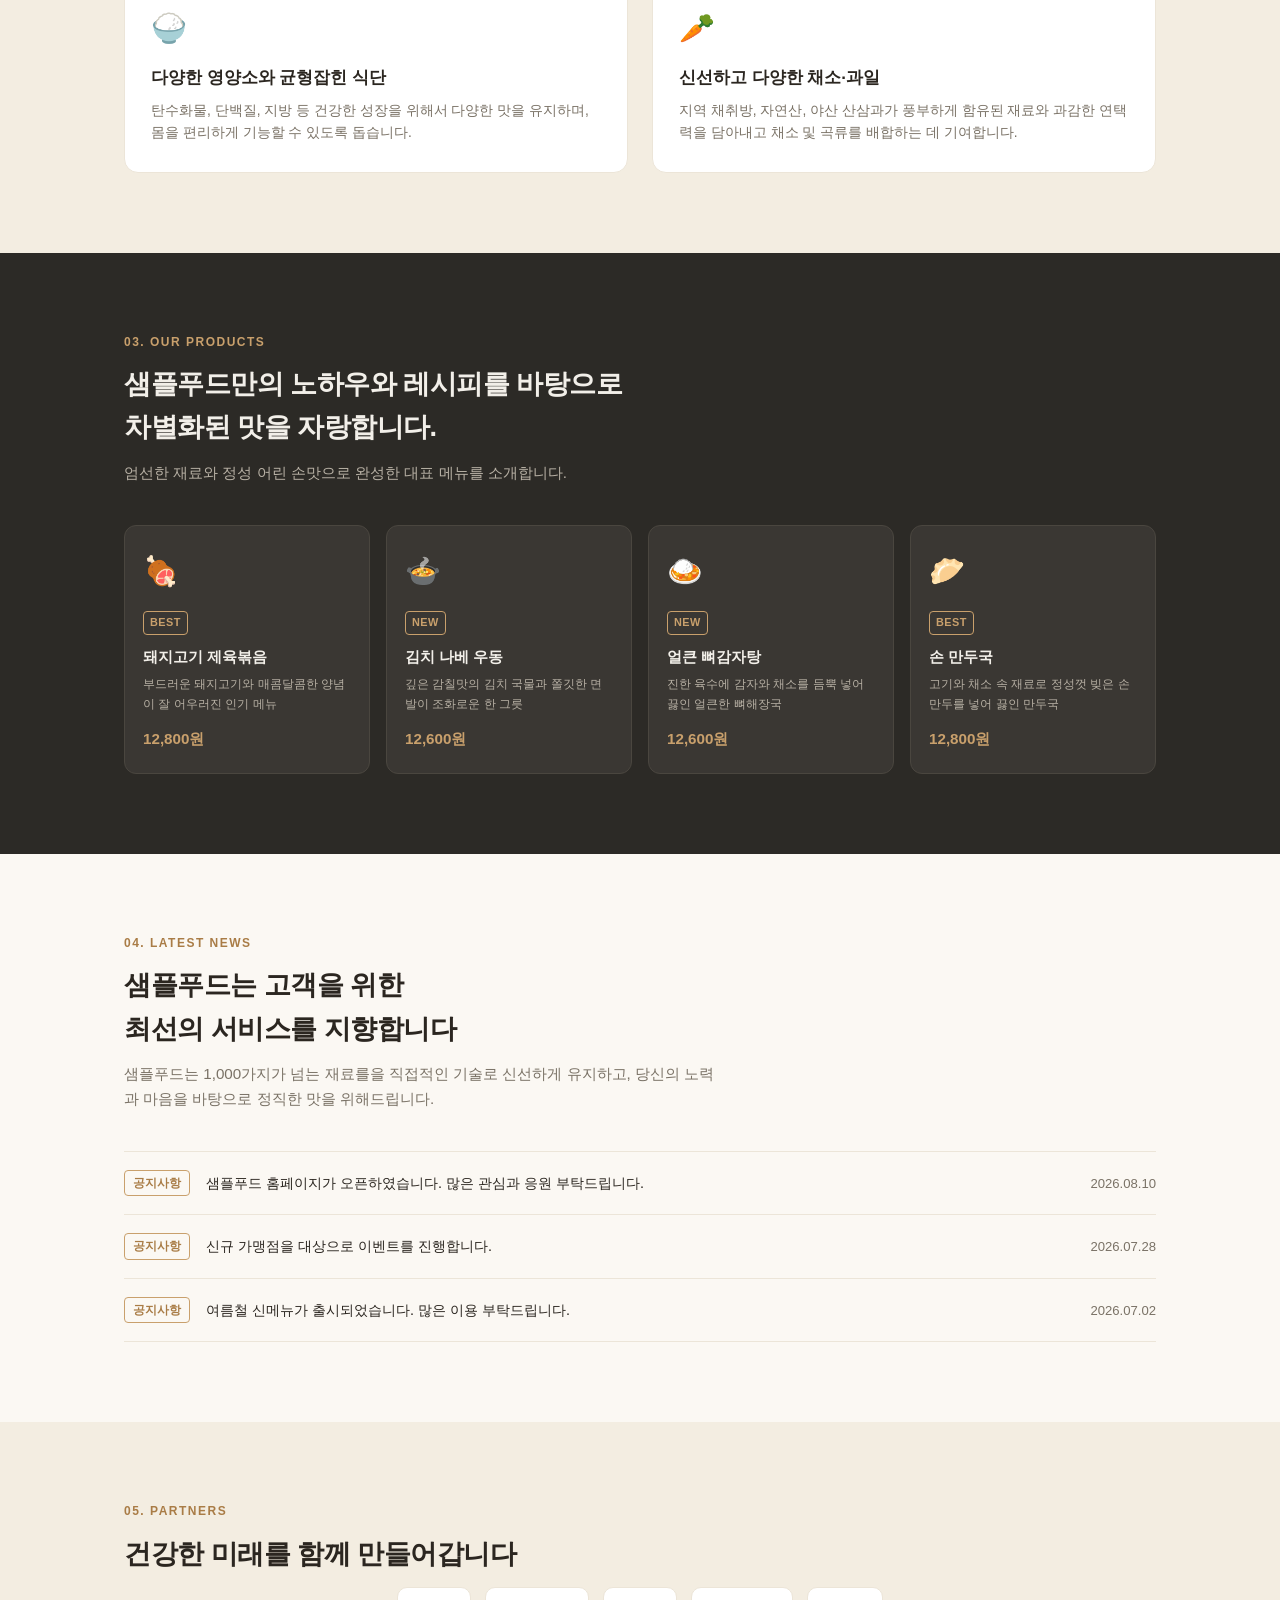
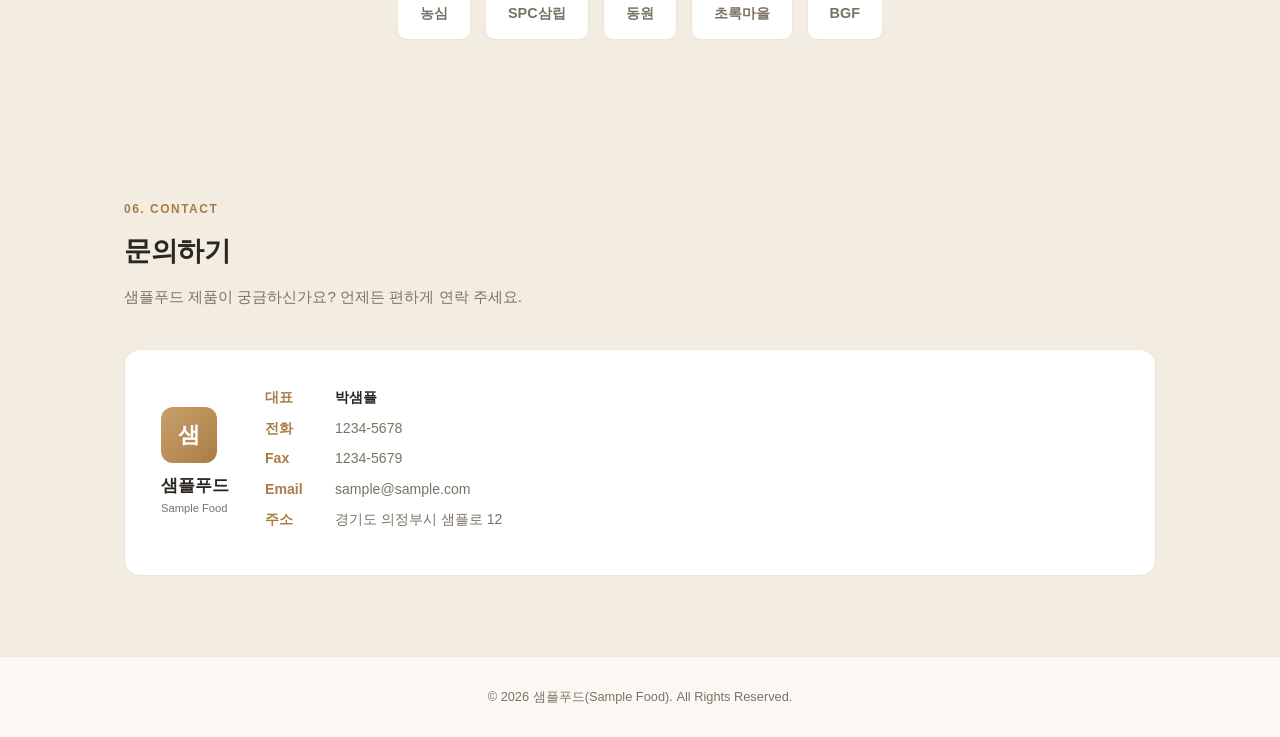
<file: pages/3.html>
<!DOCTYPE html>
<html lang="ko">
<head>
<meta charset="UTF-8">
<meta name="viewport" content="width=device-width, initial-scale=1.0">
<title>샘플푸드 | Sample Food - 건강한 한 끼, 신선한 재료</title>
<style>
  :root{
    --bg-page:#fbf8f3;
    --tan:#c9a06c;
    --tan-deep:#a97c46;
    --green:#5c7a52;
    --text-dark:#2b2620;
    --text-muted:#7a7266;
    --card-bg:#ffffff;
    --border:#ece5d8;
    --dark-bg:#2c2a26;
    --dark-card:#3a3733;
  }
  *{box-sizing:border-box;margin:0;padding:0;}
  body{
    font-family:"Pretendard","Apple SD Gothic Neo","Malgun Gothic",sans-serif;
    background:var(--bg-page);
    color:var(--text-dark);
    line-height:1.6;
  }
  a{text-decoration:none;color:inherit;}
  img{max-width:100%;display:block;}
  .wrap{max-width:1080px;margin:0 auto;padding:0 24px;}

  /* header */
  header{
    position:sticky;top:0;z-index:50;
    background:rgba(251,248,243,0.9);
    backdrop-filter:blur(6px);
    border-bottom:1px solid var(--border);
  }
  .nav{
    max-width:1080px;margin:0 auto;padding:16px 24px;
    display:flex;align-items:center;justify-content:space-between;
  }
  .logo{
    display:flex;align-items:center;gap:8px;
    font-weight:800;font-size:1.05rem;letter-spacing:-0.5px;
  }
  .logo .mark{
    width:32px;height:32px;border-radius:8px;
    background:linear-gradient(135deg,var(--tan),var(--tan-deep));
    display:flex;align-items:center;justify-content:center;
    font-size:0.85rem;font-weight:900;color:#fff;
  }
  .logo .sub{font-size:0.65rem;color:var(--text-muted);font-weight:500;display:block;}
  .nav-links{display:flex;align-items:center;gap:28px;}
  .nav-links a{font-size:0.9rem;color:var(--text-muted);transition:color .15s;}
  .nav-links a:hover{color:var(--text-dark);}
  .nav-cta{
    background:var(--tan);color:#fff;padding:9px 18px;border-radius:8px;
    font-size:0.85rem;font-weight:700;
  }

  /* hero */
  .hero{
    position:relative;overflow:hidden;
    background:radial-gradient(ellipse at 75% 25%,#f3e7d3 0%,var(--bg-page) 60%);
    padding:100px 0 110px;
    border-bottom:1px solid var(--border);
  }
  .hero-inner{position:relative;max-width:1080px;margin:0 auto;padding:0 24px;text-align:center;}
  .eyebrow{
    display:inline-block;font-size:0.75rem;font-weight:700;letter-spacing:1.5px;
    color:var(--tan-deep);border:1px solid var(--tan);
    padding:6px 14px;border-radius:999px;margin-bottom:24px;
  }
  .hero h1{
    font-size:2.3rem;font-weight:800;letter-spacing:-1px;line-height:1.4;margin-bottom:20px;
  }
  .hero p{
    color:var(--text-muted);font-size:1rem;max-width:560px;margin:0 auto 34px;
  }
  .hero-btns{display:flex;gap:12px;justify-content:center;flex-wrap:wrap;}
  .btn{
    padding:13px 26px;border-radius:9px;font-weight:700;font-size:0.92rem;
    display:inline-flex;align-items:center;gap:6px;
  }
  .btn-primary{background:var(--tan);color:#fff;box-shadow:0 8px 24px -8px rgba(169,124,70,.5);}
  .btn-outline{border:1px solid var(--border);color:var(--text-dark);background:#fff;}

  /* sections */
  section{padding:80px 0;}
  section.alt{background:#f3ede1;}
  section.dark{background:var(--dark-bg);color:#f2efe9;}
  section.dark .section-desc{color:#b7b0a4;}
  .section-tag{
    font-size:0.75rem;font-weight:800;letter-spacing:1.5px;color:var(--tan-deep);
    margin-bottom:10px;
  }
  section.dark .section-tag{color:var(--tan);}
  .section-title{font-size:1.7rem;font-weight:800;letter-spacing:-0.5px;margin-bottom:12px;}
  .section-desc{color:var(--text-muted);font-size:0.95rem;margin-bottom:40px;max-width:600px;}

  /* company */
  .company-grid{display:grid;grid-template-columns:1.1fr 0.9fr;gap:40px;align-items:start;}
  .callout{
    background:var(--card-bg);border:1px solid var(--border);border-left:3px solid var(--tan);
    border-radius:10px;padding:16px 20px;margin-bottom:28px;font-size:0.9rem;
    display:flex;gap:10px;
  }
  .info-table{width:100%;border-collapse:collapse;margin-bottom:26px;}
  .info-table tr{border-bottom:1px solid var(--border);}
  .info-table tr:last-child{border-bottom:none;}
  .info-table td{padding:12px 0;font-size:0.9rem;}
  .info-table td:first-child{color:var(--text-muted);width:110px;font-weight:600;}
  .company-photo{
    border-radius:14px;overflow:hidden;border:1px solid var(--border);
    background:linear-gradient(135deg,#f3e7d3,#ece0c8);
    aspect-ratio:4/3;display:flex;align-items:center;justify-content:center;
    font-size:3rem;
  }

  /* business area */
  .biz-grid{display:grid;grid-template-columns:1fr 1fr;gap:24px;}
  .biz-card{
    background:var(--card-bg);border:1px solid var(--border);border-radius:14px;
    padding:28px 26px;
  }
  .biz-card .b-icon{font-size:1.8rem;margin-bottom:14px;}
  .biz-card h4{font-size:1.05rem;font-weight:700;margin-bottom:8px;}
  .biz-card p{font-size:0.86rem;color:var(--text-muted);}

  /* products */
  .product-grid{display:grid;grid-template-columns:repeat(4,1fr);gap:16px;}
  .product-card{
    background:var(--dark-card);border:1px solid #4a463f;border-radius:12px;
    padding:22px 18px;
  }
  .product-card .p-icon{font-size:1.8rem;margin-bottom:14px;}
  .product-card .p-badge{
    display:inline-block;font-size:0.68rem;font-weight:800;letter-spacing:0.5px;
    color:var(--tan);border:1px solid var(--tan);border-radius:4px;
    padding:2px 6px;margin-bottom:10px;
  }
  .product-card h5{font-size:0.95rem;font-weight:700;margin-bottom:6px;}
  .product-card .p-desc{font-size:0.78rem;color:#b7b0a4;margin-bottom:12px;}
  .product-card .p-price{font-size:0.95rem;font-weight:800;color:var(--tan);}

  /* news */
  .news-list{border-top:1px solid var(--border);}
  .news-item{
    display:flex;align-items:center;gap:16px;padding:18px 0;
    border-bottom:1px solid var(--border);font-size:0.9rem;
  }
  .news-item .n-tag{
    flex-shrink:0;font-size:0.72rem;font-weight:800;color:var(--tan-deep);
    border:1px solid var(--tan);border-radius:4px;padding:3px 8px;
  }
  .news-item .n-text{flex:1;color:var(--text-dark);}
  .news-item .n-date{flex-shrink:0;color:var(--text-muted);font-size:0.82rem;}

  /* partners */
  .partner-strip{
    display:flex;flex-wrap:wrap;gap:14px;justify-content:center;
  }
  .partner-chip{
    background:var(--card-bg);border:1px solid var(--border);border-radius:10px;
    padding:14px 22px;font-weight:700;font-size:0.9rem;color:var(--text-muted);
  }

  /* contact */
  .contact-card{
    background:var(--card-bg);border:1px solid var(--border);border-radius:16px;
    padding:36px;display:grid;grid-template-columns:auto 1fr;gap:36px;align-items:center;
  }
  .contact-brand .mark{
    width:56px;height:56px;border-radius:12px;
    background:linear-gradient(135deg,var(--tan),var(--tan-deep));
    display:flex;align-items:center;justify-content:center;font-weight:900;color:#fff;margin-bottom:10px;
    font-size:1.4rem;
  }
  .contact-brand .name{font-weight:800;font-size:1.05rem;}
  .contact-brand .name-sub{font-size:0.7rem;color:var(--text-muted);}
  .contact-info{font-size:0.88rem;color:var(--text-muted);}
  .contact-info b{color:var(--text-dark);}
  .contact-info .row{display:flex;gap:10px;margin-bottom:8px;flex-wrap:wrap;}
  .contact-info .row .k{width:60px;color:var(--tan-deep);font-weight:700;flex-shrink:0;}

  footer{
    text-align:center;padding:30px 24px;color:var(--text-muted);font-size:0.8rem;
    border-top:1px solid var(--border);
  }

  @media(max-width:860px){
    .nav-links{display:none;}
    .hero h1{font-size:1.7rem;}
    .company-grid{grid-template-columns:1fr;}
    .biz-grid{grid-template-columns:1fr;}
    .product-grid{grid-template-columns:repeat(2,1fr);}
    .news-item{flex-wrap:wrap;}
    .contact-card{grid-template-columns:1fr;text-align:center;}
    .contact-info .row{justify-content:center;}
  }
</style>
</head>
<body>

<header>
  <div class="nav">
    <div class="logo">
      <div class="mark">샘</div>
      <div>
        샘플푸드
        <span class="sub">Sample Food</span>
      </div>
    </div>
    <nav class="nav-links">
      <a href="#company">회사소개</a>
      <a href="#business">사업영역</a>
      <a href="#products">제품</a>
      <a href="#news">공지사항</a>
      <a href="#contact">문의하기</a>
    </nav>
    <a href="#contact" class="nav-cta">문의하기</a>
  </div>
</header>

<section class="hero">
  <div class="hero-inner">
    <span class="eyebrow">YOUR BEST CHOICE FOR HEALTH</span>
    <h1>신선함과 건강을 담아,<br>당신의 식탁에 행복을 전합니다.</h1>
    <p>주방에서 시간과 열정, 화학적 사가 시간 없이 매료 푸드기업이 함께 위생적으로 준비합니다.</p>
    <div class="hero-btns">
      <a href="#contact" class="btn btn-primary">문의하기</a>
      <a href="#products" class="btn btn-outline">제품 살펴보기</a>
    </div>
  </div>
</section>

<section id="company">
  <div class="wrap">
    <div class="section-tag">01. COMPANY</div>
    <h2 class="section-title">샘플푸드 소개</h2>
    <div class="company-grid">
      <div>
        <div class="callout">
          🍽️ <div><b>기업의 핵심 전문분야</b><br>샘플푸드는 제품을 제조하는 종합식품 개발업체로, 당신의 노력과 세심한 서비스로 정직하고 훌륭한 맛을 위해드립니다.</div>
        </div>
        <div style="font-weight:800;font-size:1rem;margin-bottom:14px;">회사 개요</div>
        <table class="info-table">
          <tr><td>대표자</td><td>박샘플</td></tr>
          <tr><td>설립</td><td>2018년 3월</td></tr>
          <tr><td>카테고리</td><td>식품 제조 / 반찬·간편식</td></tr>
          <tr><td>위치</td><td>경기도 의정부시 샘플로 12</td></tr>
        </table>
        <a href="#contact" class="btn btn-primary" style="padding:10px 20px;font-size:0.85rem;">상담 신청하기</a>
      </div>
      <div class="company-photo">🥑</div>
    </div>
  </div>
</section>

<section id="business" class="alt">
  <div class="wrap">
    <div class="section-tag">02. BUSINESS AREA</div>
    <h2 class="section-title">더 건강한 한 끼로 일상의 수준을 높이는<br>샘플푸드를 소개합니다.</h2>
    <p class="section-desc">샘플푸드는 제품을 제조하는 종합식품 개발업체로, 당신의 노력과 세심한 서비스로 훌륭한 맛을 위해드립니다.</p>
    <div class="biz-grid">
      <div class="biz-card">
        <div class="b-icon">🍚</div>
        <h4>다양한 영양소와 균형잡힌 식단</h4>
        <p>탄수화물, 단백질, 지방 등 건강한 성장을 위해서 다양한 맛을 유지하며, 몸을 편리하게 기능할 수 있도록 돕습니다.</p>
      </div>
      <div class="biz-card">
        <div class="b-icon">🥕</div>
        <h4>신선하고 다양한 채소·과일</h4>
        <p>지역 채취방, 자연산, 야산 산삼과가 풍부하게 함유된 재료와 과감한 연택력을 담아내고 채소 및 곡류를 배합하는 데 기여합니다.</p>
      </div>
    </div>
  </div>
</section>

<section id="products" class="dark">
  <div class="wrap">
    <div class="section-tag">03. OUR PRODUCTS</div>
    <h2 class="section-title">샘플푸드만의 노하우와 레시피를 바탕으로<br>차별화된 맛을 자랑합니다.</h2>
    <p class="section-desc">엄선한 재료와 정성 어린 손맛으로 완성한 대표 메뉴를 소개합니다.</p>
    <div class="product-grid">
      <div class="product-card">
        <div class="p-icon">🍖</div>
        <div class="p-badge">BEST</div>
        <h5>돼지고기 제육볶음</h5>
        <p class="p-desc">부드러운 돼지고기와 매콤달콤한 양념이 잘 어우러진 인기 메뉴</p>
        <div class="p-price">12,800원</div>
      </div>
      <div class="product-card">
        <div class="p-icon">🍲</div>
        <div class="p-badge">NEW</div>
        <h5>김치 나베 우동</h5>
        <p class="p-desc">깊은 감칠맛의 김치 국물과 쫄깃한 면발이 조화로운 한 그릇</p>
        <div class="p-price">12,600원</div>
      </div>
      <div class="product-card">
        <div class="p-icon">🍛</div>
        <div class="p-badge">NEW</div>
        <h5>얼큰 뼈감자탕</h5>
        <p class="p-desc">진한 육수에 감자와 채소를 듬뿍 넣어 끓인 얼큰한 뼈해장국</p>
        <div class="p-price">12,600원</div>
      </div>
      <div class="product-card">
        <div class="p-icon">🥟</div>
        <div class="p-badge">BEST</div>
        <h5>손 만두국</h5>
        <p class="p-desc">고기와 채소 속 재료로 정성껏 빚은 손만두를 넣어 끓인 만두국</p>
        <div class="p-price">12,800원</div>
      </div>
    </div>
  </div>
</section>

<section id="news">
  <div class="wrap">
    <div class="section-tag">04. LATEST NEWS</div>
    <h2 class="section-title">샘플푸드는 고객을 위한<br>최선의 서비스를 지향합니다</h2>
    <p class="section-desc">샘플푸드는 1,000가지가 넘는 재료를을 직접적인 기술로 신선하게 유지하고, 당신의 노력과 마음을 바탕으로 정직한 맛을 위해드립니다.</p>
    <div class="news-list">
      <div class="news-item">
        <span class="n-tag">공지사항</span>
        <span class="n-text">샘플푸드 홈페이지가 오픈하였습니다. 많은 관심과 응원 부탁드립니다.</span>
        <span class="n-date">2026.08.10</span>
      </div>
      <div class="news-item">
        <span class="n-tag">공지사항</span>
        <span class="n-text">신규 가맹점을 대상으로 이벤트를 진행합니다.</span>
        <span class="n-date">2026.07.28</span>
      </div>
      <div class="news-item">
        <span class="n-tag">공지사항</span>
        <span class="n-text">여름철 신메뉴가 출시되었습니다. 많은 이용 부탁드립니다.</span>
        <span class="n-date">2026.07.02</span>
      </div>
    </div>
  </div>
</section>

<section class="alt">
  <div class="wrap">
    <div class="section-tag">05. PARTNERS</div>
    <h2 class="section-title">건강한 미래를 함께 만들어갑니다</h2>
    <div class="partner-strip">
      <div class="partner-chip">농심</div>
      <div class="partner-chip">SPC삼립</div>
      <div class="partner-chip">동원</div>
      <div class="partner-chip">초록마을</div>
      <div class="partner-chip">BGF</div>
    </div>
  </div>
</section>

<section id="contact" class="alt" style="background:#f3ede1;">
  <div class="wrap">
    <div class="section-tag">06. CONTACT</div>
    <h2 class="section-title">문의하기</h2>
    <p class="section-desc">샘플푸드 제품이 궁금하신가요? 언제든 편하게 연락 주세요.</p>
    <div class="contact-card">
      <div class="contact-brand">
        <div class="mark">샘</div>
        <div class="name">샘플푸드</div>
        <div class="name-sub">Sample Food</div>
      </div>
      <div class="contact-info">
        <div class="row"><span class="k">대표</span><b>박샘플</b></div>
        <div class="row"><span class="k">전화</span>1234-5678</div>
        <div class="row"><span class="k">Fax</span>1234-5679</div>
        <div class="row"><span class="k">Email</span>sample@sample.com</div>
        <div class="row"><span class="k">주소</span>경기도 의정부시 샘플로 12</div>
      </div>
    </div>
  </div>
</section>

<footer>
  © 2026 샘플푸드(Sample Food). All Rights Reserved.
</footer>

</body>
</html>
</file>
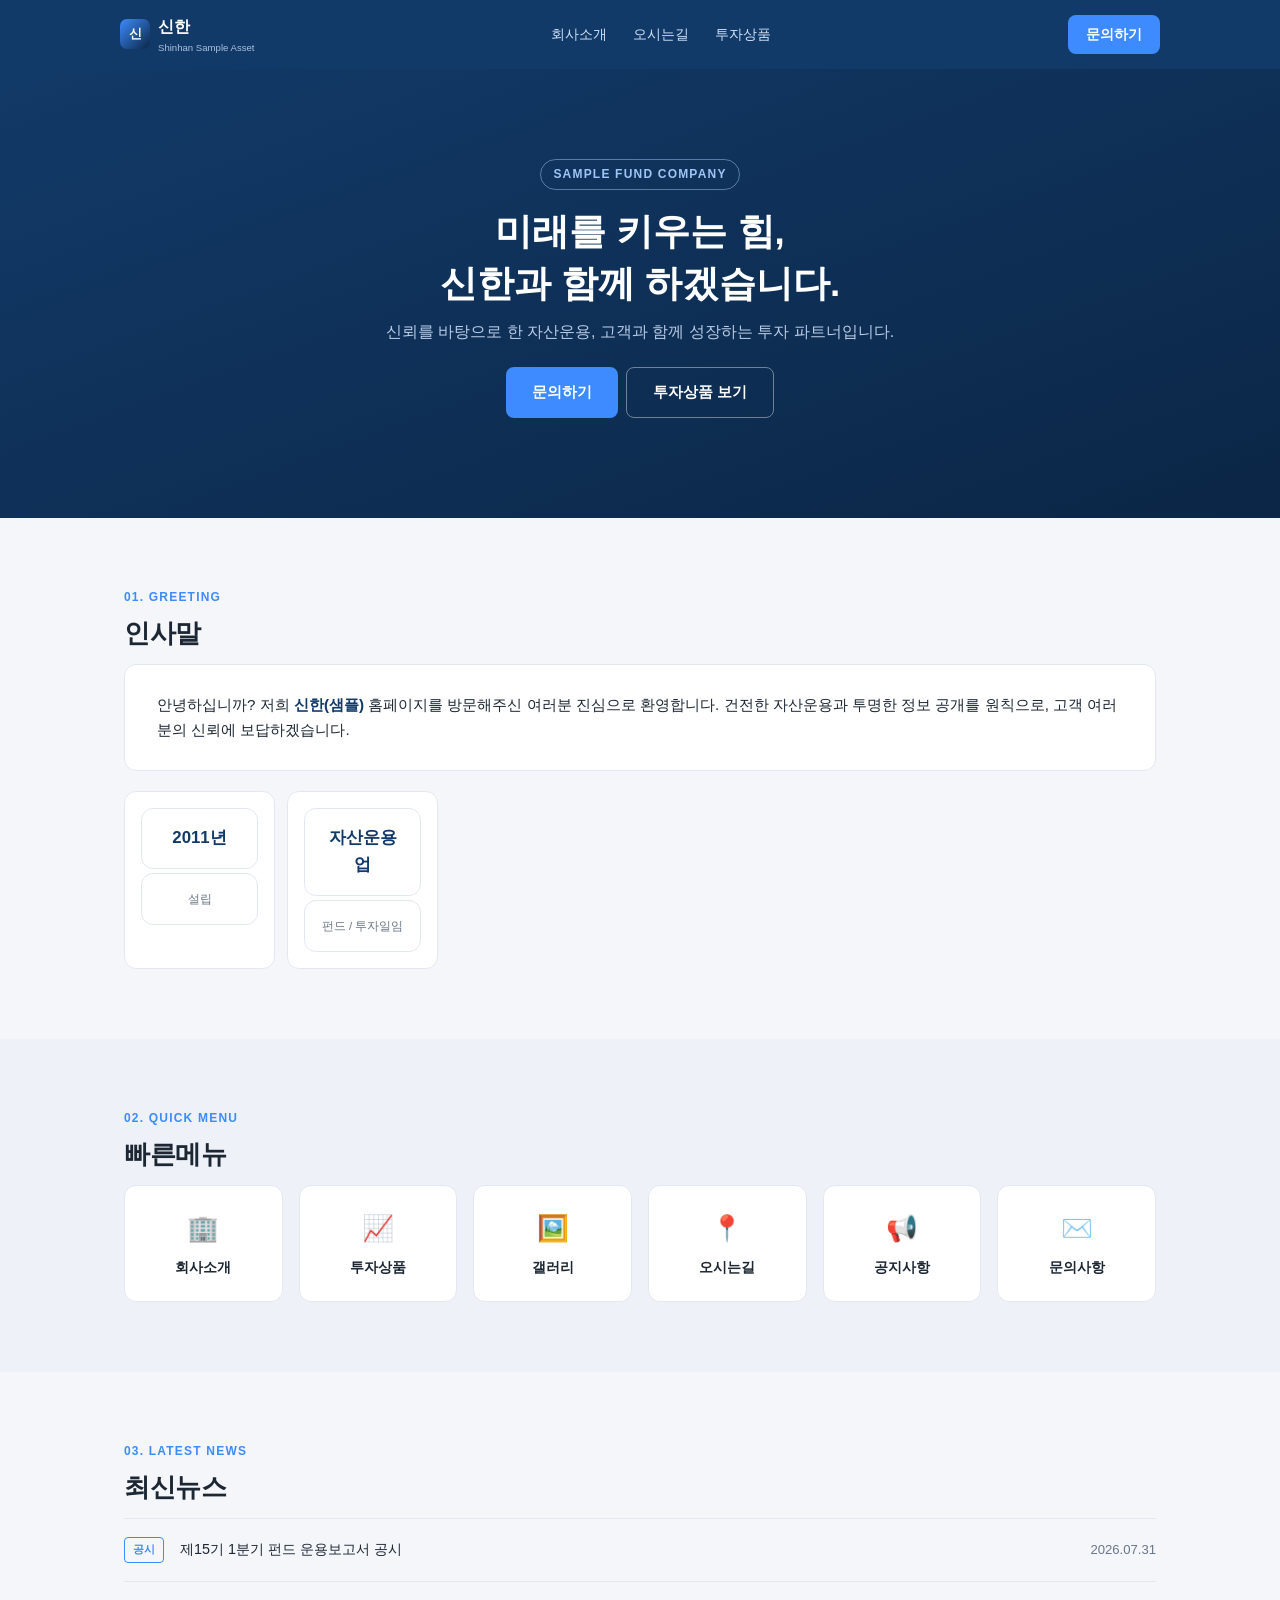
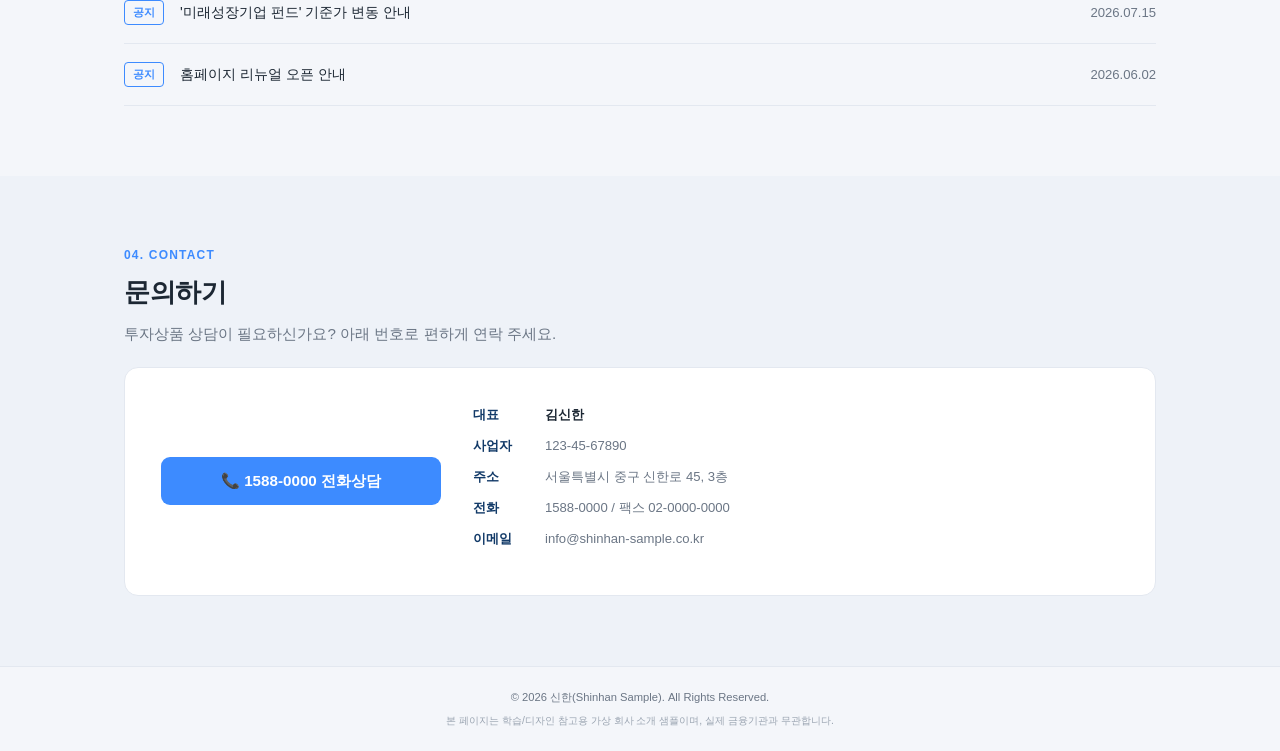
<file: pages/4.html>
<!DOCTYPE html>
<html lang="ko">
<head>
<meta charset="UTF-8">
<meta name="viewport" content="width=device-width, initial-scale=1.0">
<title>신한 | Shinhan Sample - 신한자산운용 소개</title>
<style>
  :root{
    --bg-page:#f4f6fa;
    --navy:#123a68;
    --navy-deep:#0b2646;
    --sky:#3d8bff;
    --text-dark:#1c2733;
    --text-muted:#6b7685;
    --card-bg:#ffffff;
    --border:#e3e8f0;
  }
  *{box-sizing:border-box;margin:0;padding:0;}
  body{
    font-family:"Pretendard","Apple SD Gothic Neo","Malgun Gothic",sans-serif;
    background:var(--bg-page);
    color:var(--text-dark);
    line-height:1.6;
  }
  a{text-decoration:none;color:inherit;}
  img{max-width:100%;display:block;}
  .wrap{max-width:1080px;margin:0 auto;padding:0 24px;}

  /* header */
  header{
    position:sticky;top:0;z-index:50;
    background:var(--navy);color:#fff;
  }
  .nav{
    max-width:1080px;margin:0 auto;padding:14px 20px;
    display:flex;align-items:center;justify-content:space-between;
  }
  .logo{display:flex;align-items:center;gap:8px;font-weight:800;font-size:1rem;}
  .logo .mark{
    width:30px;height:30px;border-radius:7px;
    background:linear-gradient(135deg,var(--sky),var(--navy-deep));
    display:flex;align-items:center;justify-content:center;
    font-size:0.8rem;font-weight:900;color:#fff;
  }
  .logo .sub{display:block;font-size:0.6rem;font-weight:500;color:#a9c1e0;}
  .menu-btn{
    width:34px;height:34px;border:1px solid rgba(255,255,255,.35);border-radius:8px;
    display:flex;align-items:center;justify-content:center;font-size:0.85rem;
  }
  .nav-links{display:none;align-items:center;gap:26px;font-size:0.88rem;color:#cfe0f7;}
  .nav-links a:hover{color:#fff;}
  .nav-cta{
    display:none;background:var(--sky);color:#fff;padding:9px 18px;border-radius:8px;
    font-size:0.85rem;font-weight:700;
  }

  /* quick nav strip (mobile) */
  .subnav{
    display:flex;background:var(--navy-deep);color:#cfe0f7;
    font-size:0.78rem;
  }
  .subnav a{flex:1;text-align:center;padding:10px 4px;border-right:1px solid rgba(255,255,255,.08);}
  .subnav a:last-child{border-right:none;}

  /* hero */
  .hero{
    position:relative;overflow:hidden;
    background:linear-gradient(160deg,var(--navy) 0%,var(--navy-deep) 100%);
    color:#fff;padding:44px 22px 40px;text-align:center;
  }
  .hero-inner{max-width:1080px;margin:0 auto;}
  .hero .eyebrow{
    display:inline-block;font-size:0.68rem;font-weight:700;letter-spacing:1.2px;
    color:#9fc4f5;border:1px solid rgba(159,196,245,.5);
    padding:5px 12px;border-radius:999px;margin-bottom:16px;
  }
  .hero h1{font-size:1.3rem;font-weight:800;line-height:1.5;margin-bottom:10px;}
  .hero p{font-size:0.82rem;color:#b9cbe6;margin-bottom:22px;max-width:520px;margin-left:auto;margin-right:auto;}
  .hero-btns{display:flex;gap:8px;justify-content:center;flex-wrap:wrap;}
  .btn{
    padding:10px 18px;border-radius:8px;font-weight:700;font-size:0.82rem;
    display:inline-flex;align-items:center;gap:6px;
  }
  .btn-primary{background:var(--sky);color:#fff;}
  .btn-outline{border:1px solid rgba(255,255,255,.4);color:#fff;}

  /* sections */
  section{padding:34px 20px;}
  section.alt{background:#eef2f8;}
  .section-tag{
    font-size:0.68rem;font-weight:800;letter-spacing:1.2px;color:var(--sky);
    margin-bottom:6px;
  }
  .section-title{font-size:1.08rem;font-weight:800;letter-spacing:-0.3px;margin-bottom:10px;}
  .section-desc{color:var(--text-muted);font-size:0.85rem;margin-bottom:20px;}

  /* greeting */
  .greeting-card{
    background:var(--card-bg);border:1px solid var(--border);border-radius:12px;
    padding:20px;font-size:0.85rem;color:var(--text-dark);
  }
  .greeting-card b{color:var(--navy);}

  /* quick menu grid */
  .quick-grid{
    display:grid;grid-template-columns:repeat(3,1fr);gap:10px;
  }
  .quick-item{
    background:var(--card-bg);border:1px solid var(--border);border-radius:12px;
    padding:16px 6px;text-align:center;font-size:0.78rem;font-weight:700;
  }
  .quick-item .q-icon{font-size:1.3rem;margin-bottom:8px;}

  /* news */
  .news-list{border-top:1px solid var(--border);}
  .news-item{
    display:flex;flex-direction:column;gap:2px;padding:14px 0;
    border-bottom:1px solid var(--border);
  }
  .news-item .n-tag{font-size:0.68rem;font-weight:800;color:var(--sky);flex-shrink:0;}
  .news-item .n-text{font-size:0.85rem;color:var(--text-dark);}
  .news-item .n-date{font-size:0.72rem;color:var(--text-muted);}

  /* stat strip */
  .stat-strip{display:grid;grid-template-columns:repeat(2,1fr);gap:12px;margin-top:20px;}
  .stat-strip div{
    background:var(--card-bg);border:1px solid var(--border);border-radius:12px;
    padding:16px;text-align:center;
  }
  .stat-strip .num{font-size:1.05rem;font-weight:800;color:var(--navy);}
  .stat-strip .label{font-size:0.72rem;color:var(--text-muted);margin-top:4px;}

  /* contact */
  .contact-card{
    background:var(--card-bg);border:1px solid var(--border);border-radius:14px;
    padding:22px;
  }
  .contact-card .tel-btn{
    display:block;text-align:center;background:var(--sky);color:#fff;
    padding:12px;border-radius:9px;font-weight:800;font-size:0.95rem;margin-bottom:18px;
  }
  .contact-info{font-size:0.82rem;color:var(--text-muted);}
  .contact-info b{color:var(--text-dark);}
  .contact-info .row{display:flex;gap:8px;margin-bottom:8px;flex-wrap:wrap;}
  .contact-info .row .k{width:64px;color:var(--navy);font-weight:700;flex-shrink:0;}

  footer{
    text-align:center;padding:22px 20px;color:var(--text-muted);font-size:0.7rem;
    border-top:1px solid var(--border);background:var(--bg-page);
  }
  footer .disclaimer{margin-top:6px;color:#9aa4b1;font-size:0.65rem;}

  /* ===== desktop / tablet (>=768px) ===== */
  @media(min-width:768px){
    .subnav,.menu-btn{display:none;}
    .nav-links{display:flex;}
    .nav-cta{display:inline-flex;}

    .hero{padding:90px 24px 100px;}
    .hero .eyebrow{font-size:0.75rem;}
    .hero h1{font-size:2.3rem;line-height:1.4;}
    .hero p{font-size:1rem;}
    .btn{padding:13px 26px;font-size:0.92rem;}

    section{padding:70px 24px;}
    .section-tag{font-size:0.75rem;}
    .section-title{font-size:1.6rem;}
    .section-desc{font-size:0.95rem;max-width:600px;}

    .greeting-card{padding:28px 32px;font-size:0.95rem;}
    .stat-strip{grid-template-columns:repeat(4,1fr);max-width:640px;}

    .quick-grid{grid-template-columns:repeat(6,1fr);gap:16px;}
    .quick-item{padding:22px 10px;font-size:0.85rem;}
    .quick-item .q-icon{font-size:1.6rem;}

    .news-item{flex-direction:row;align-items:center;gap:16px;padding:18px 0;}
    .news-item .n-tag{
      border:1px solid var(--sky);border-radius:4px;padding:3px 8px;
    }
    .news-item .n-text{flex:1;font-size:0.9rem;}
    .news-item .n-date{font-size:0.82rem;}

    .contact-card{
      display:grid;grid-template-columns:280px 1fr;gap:32px;align-items:center;padding:36px;
    }
    .contact-card .tel-btn{margin-bottom:0;}
    .contact-info .row{margin-bottom:10px;}
  }
</style>
</head>
<body>

<header>
  <div class="nav">
    <div class="logo">
      <div class="mark">신</div>
      <div>
        신한
        <span class="sub">Shinhan Sample Asset</span>
      </div>
    </div>
    <nav class="nav-links">
      <a href="#company">회사소개</a>
      <a href="#location">오시는길</a>
      <a href="#products">투자상품</a>
    </nav>
    <a href="#location" class="nav-cta">문의하기</a>
    <div class="menu-btn">☰</div>
  </div>
  <nav class="subnav">
    <a href="#company">회사소개</a>
    <a href="#location">오시는길</a>
    <a href="#products">투자상품</a>
  </nav>
</header>

<section class="hero">
  <div class="hero-inner">
    <span class="eyebrow">SAMPLE FUND COMPANY</span>
    <h1>미래를 키우는 힘,<br>신한과 함께 하겠습니다.</h1>
    <p>신뢰를 바탕으로 한 자산운용, 고객과 함께 성장하는 투자 파트너입니다.</p>
    <div class="hero-btns">
      <a href="#location" class="btn btn-primary">문의하기</a>
      <a href="#products" class="btn btn-outline">투자상품 보기</a>
    </div>
  </div>
</section>

<section id="company">
  <div class="wrap">
    <div class="section-tag">01. GREETING</div>
    <h2 class="section-title">인사말</h2>
    <div class="greeting-card">
      안녕하십니까? 저희 <b>신한(샘플)</b> 홈페이지를 방문해주신 여러분 진심으로 환영합니다.
      건전한 자산운용과 투명한 정보 공개를 원칙으로, 고객 여러분의 신뢰에 보답하겠습니다.
    </div>
    <div class="stat-strip">
      <div><div class="num">2011년</div><div class="label">설립</div></div>
      <div><div class="num">자산운용업</div><div class="label">펀드 / 투자일임</div></div>
    </div>
  </div>
</section>

<section class="alt">
  <div class="wrap">
    <div class="section-tag">02. QUICK MENU</div>
    <h2 class="section-title">빠른메뉴</h2>
    <div class="quick-grid">
      <div class="quick-item"><div class="q-icon">🏢</div>회사소개</div>
      <div class="quick-item"><div class="q-icon">📈</div>투자상품</div>
      <div class="quick-item"><div class="q-icon">🖼️</div>갤러리</div>
      <div class="quick-item"><div class="q-icon">📍</div>오시는길</div>
      <div class="quick-item"><div class="q-icon">📢</div>공지사항</div>
      <div class="quick-item"><div class="q-icon">✉️</div>문의사항</div>
    </div>
  </div>
</section>

<section id="products">
  <div class="wrap">
    <div class="section-tag">03. LATEST NEWS</div>
    <h2 class="section-title">최신뉴스</h2>
    <div class="news-list">
      <div class="news-item">
        <span class="n-tag">공시</span>
        <span class="n-text">제15기 1분기 펀드 운용보고서 공시</span>
        <span class="n-date">2026.07.31</span>
      </div>
      <div class="news-item">
        <span class="n-tag">공지</span>
        <span class="n-text">'미래성장기업 펀드' 기준가 변동 안내</span>
        <span class="n-date">2026.07.15</span>
      </div>
      <div class="news-item">
        <span class="n-tag">공지</span>
        <span class="n-text">홈페이지 리뉴얼 오픈 안내</span>
        <span class="n-date">2026.06.02</span>
      </div>
    </div>
  </div>
</section>

<section id="location" class="alt">
  <div class="wrap">
    <div class="section-tag">04. CONTACT</div>
    <h2 class="section-title">문의하기</h2>
    <p class="section-desc">투자상품 상담이 필요하신가요? 아래 번호로 편하게 연락 주세요.</p>
    <div class="contact-card">
      <a href="#" class="tel-btn">📞 1588-0000 전화상담</a>
      <div class="contact-info">
        <div class="row"><span class="k">대표</span><b>김신한</b></div>
        <div class="row"><span class="k">사업자</span>123-45-67890</div>
        <div class="row"><span class="k">주소</span>서울특별시 중구 신한로 45, 3층</div>
        <div class="row"><span class="k">전화</span>1588-0000 / 팩스 02-0000-0000</div>
        <div class="row"><span class="k">이메일</span>info@shinhan-sample.co.kr</div>
      </div>
    </div>
  </div>
</section>

<footer>
  © 2026 신한(Shinhan Sample). All Rights Reserved.
  <div class="disclaimer">본 페이지는 학습/디자인 참고용 가상 회사 소개 샘플이며, 실제 금융기관과 무관합니다.</div>
</footer>

</body>
</html>
</file>
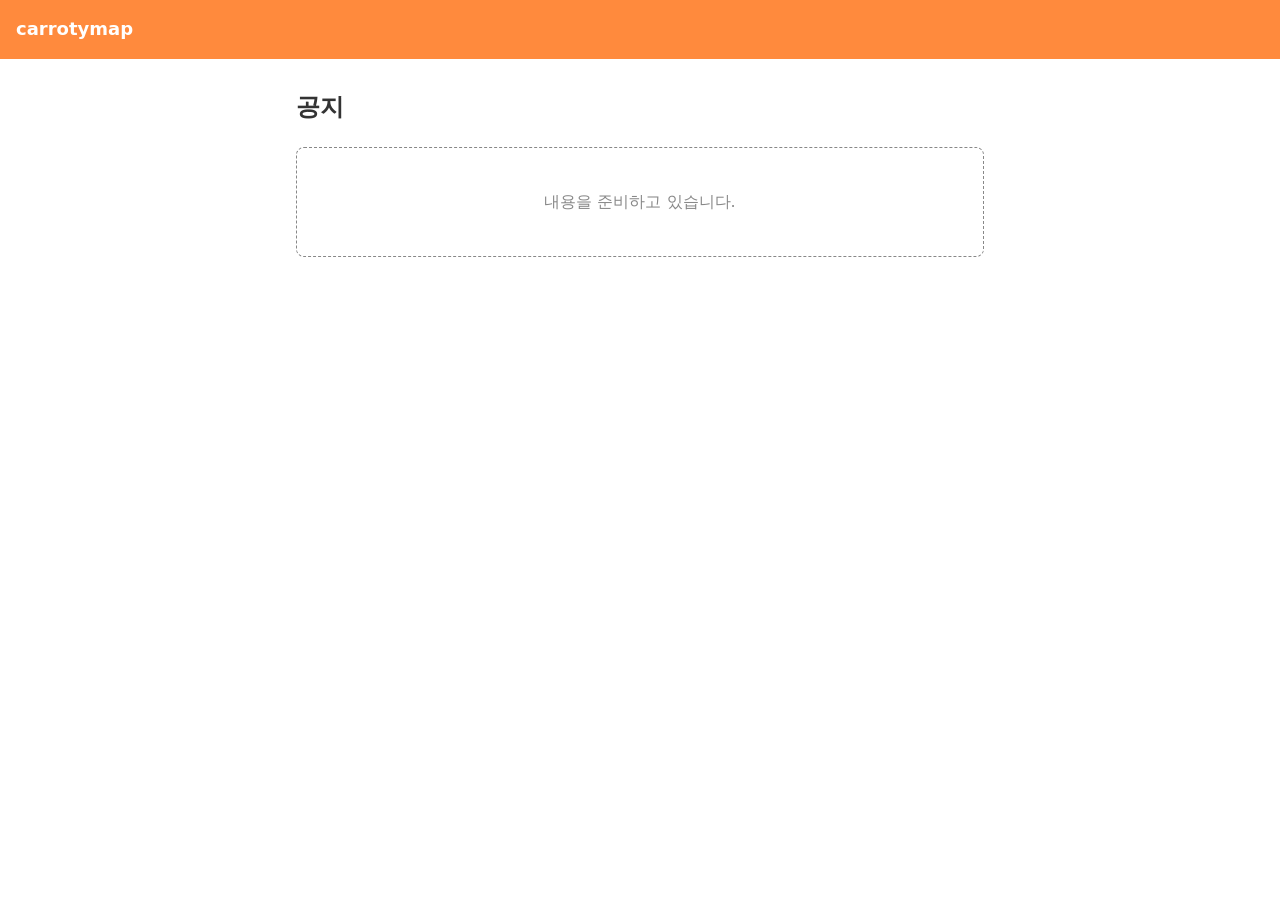
<file: static/pages/notice.html>
<!doctype html>
<html lang="ko">
<head>
  <meta charset="utf-8">
  <meta name="viewport" content="width=device-width, initial-scale=1">
  <meta name="theme-color" content="#ff8a3d">
  <title>공지 - carrotymap</title>
  <style>
    :root { --accent: #ff8a3d; --text: #333; --muted: #888; --bg: #fff; }
    @media (prefers-color-scheme: dark) { :root { --text: #eee; --muted: #999; --bg: #1c1c1e; } }
    * { box-sizing: border-box; }
    body { margin: 0; background: var(--bg); color: var(--text); font-family: system-ui, -apple-system, "Noto Sans KR", sans-serif; line-height: 1.7; }
    header { background: var(--accent); padding: 14px 16px; }
    header a { color: #fff; text-decoration: none; font-weight: 700; font-size: 18px; }
    main { max-width: 720px; margin: 0 auto; padding: 28px 16px 64px; }
    h1 { font-size: 24px; margin: 0 0 20px; }
    .empty { color: var(--muted); border: 1px dashed var(--muted); border-radius: 8px; padding: 40px 16px; text-align: center; }
  </style>
</head>
<body>
  <header><a href="/main">carrotymap</a></header>
  <main>
    <h1>공지</h1>
    <!-- 내용은 아래 칸에 적는다 -->
    <div class="empty">내용을 준비하고 있습니다.</div>
  </main>
</body>
</html>
</file>
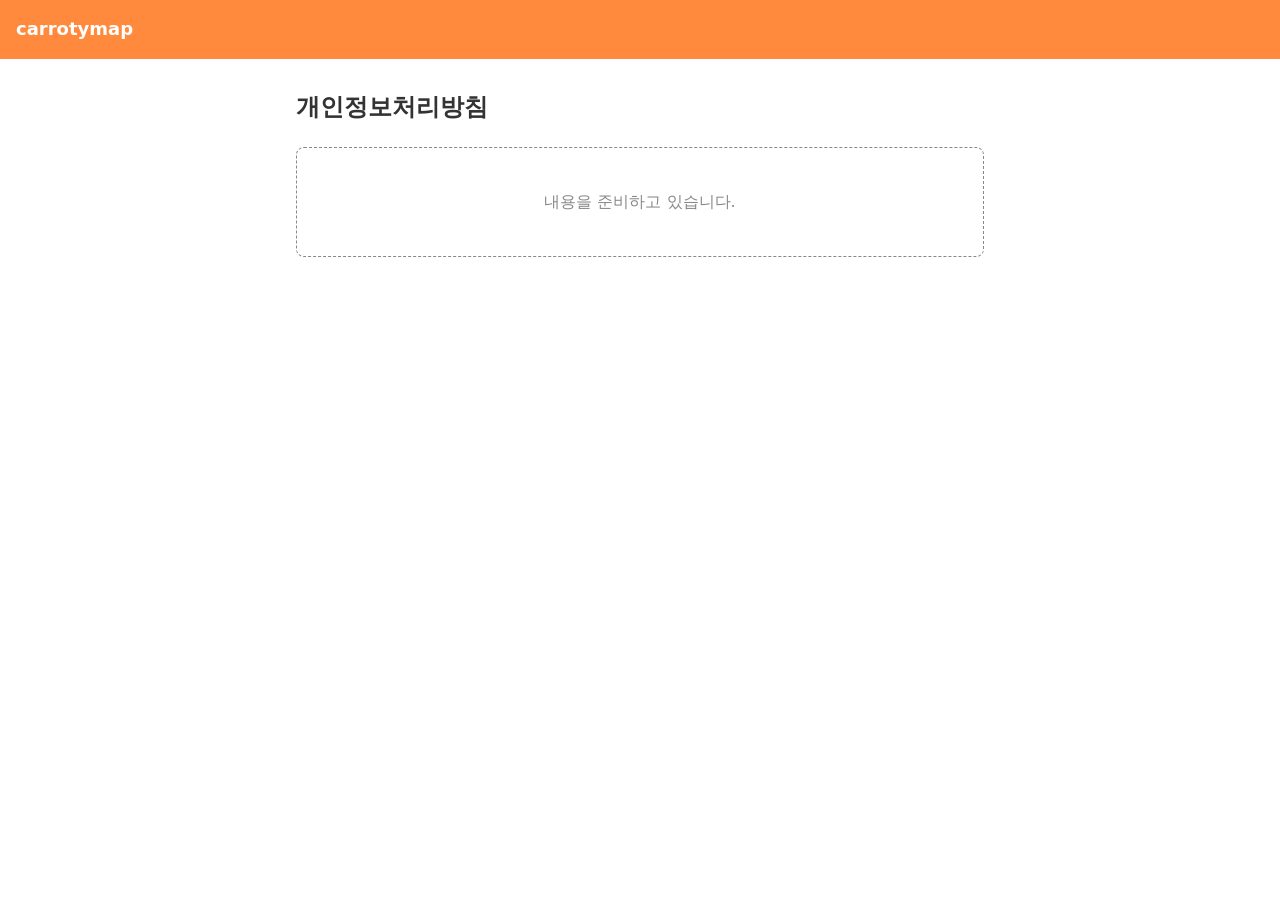
<file: static/pages/privacy.html>
<!doctype html>
<html lang="ko">
<head>
  <meta charset="utf-8">
  <meta name="viewport" content="width=device-width, initial-scale=1">
  <meta name="theme-color" content="#ff8a3d">
  <title>개인정보처리방침 - carrotymap</title>
  <style>
    :root { --accent: #ff8a3d; --text: #333; --muted: #888; --bg: #fff; }
    @media (prefers-color-scheme: dark) { :root { --text: #eee; --muted: #999; --bg: #1c1c1e; } }
    * { box-sizing: border-box; }
    body { margin: 0; background: var(--bg); color: var(--text); font-family: system-ui, -apple-system, "Noto Sans KR", sans-serif; line-height: 1.7; }
    header { background: var(--accent); padding: 14px 16px; }
    header a { color: #fff; text-decoration: none; font-weight: 700; font-size: 18px; }
    main { max-width: 720px; margin: 0 auto; padding: 28px 16px 64px; }
    h1 { font-size: 24px; margin: 0 0 20px; }
    .empty { color: var(--muted); border: 1px dashed var(--muted); border-radius: 8px; padding: 40px 16px; text-align: center; }
  </style>
</head>
<body>
  <header><a href="/main">carrotymap</a></header>
  <main>
    <h1>개인정보처리방침</h1>
    <!-- 내용은 아래 칸에 적는다 -->
    <div class="empty">내용을 준비하고 있습니다.</div>
  </main>
</body>
</html>
</file>
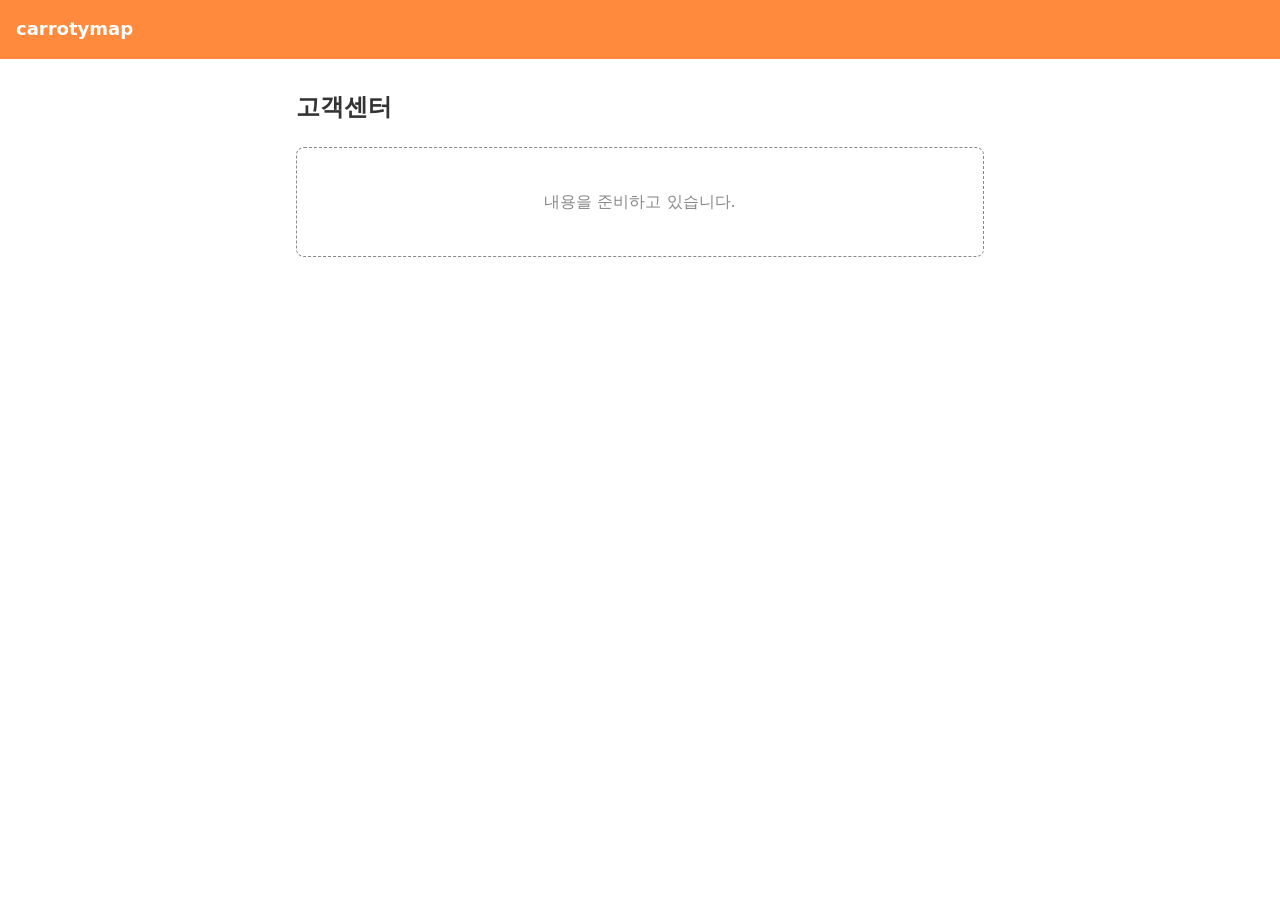
<file: static/pages/support.html>
<!doctype html>
<html lang="ko">
<head>
  <meta charset="utf-8">
  <meta name="viewport" content="width=device-width, initial-scale=1">
  <meta name="theme-color" content="#ff8a3d">
  <title>고객센터 - carrotymap</title>
  <style>
    :root { --accent: #ff8a3d; --text: #333; --muted: #888; --bg: #fff; }
    @media (prefers-color-scheme: dark) { :root { --text: #eee; --muted: #999; --bg: #1c1c1e; } }
    * { box-sizing: border-box; }
    body { margin: 0; background: var(--bg); color: var(--text); font-family: system-ui, -apple-system, "Noto Sans KR", sans-serif; line-height: 1.7; }
    header { background: var(--accent); padding: 14px 16px; }
    header a { color: #fff; text-decoration: none; font-weight: 700; font-size: 18px; }
    main { max-width: 720px; margin: 0 auto; padding: 28px 16px 64px; }
    h1 { font-size: 24px; margin: 0 0 20px; }
    .empty { color: var(--muted); border: 1px dashed var(--muted); border-radius: 8px; padding: 40px 16px; text-align: center; }
  </style>
</head>
<body>
  <header><a href="/main">carrotymap</a></header>
  <main>
    <h1>고객센터</h1>
    <!-- 내용은 아래 칸에 적는다 -->
    <div class="empty">내용을 준비하고 있습니다.</div>
  </main>
</body>
</html>
</file>
